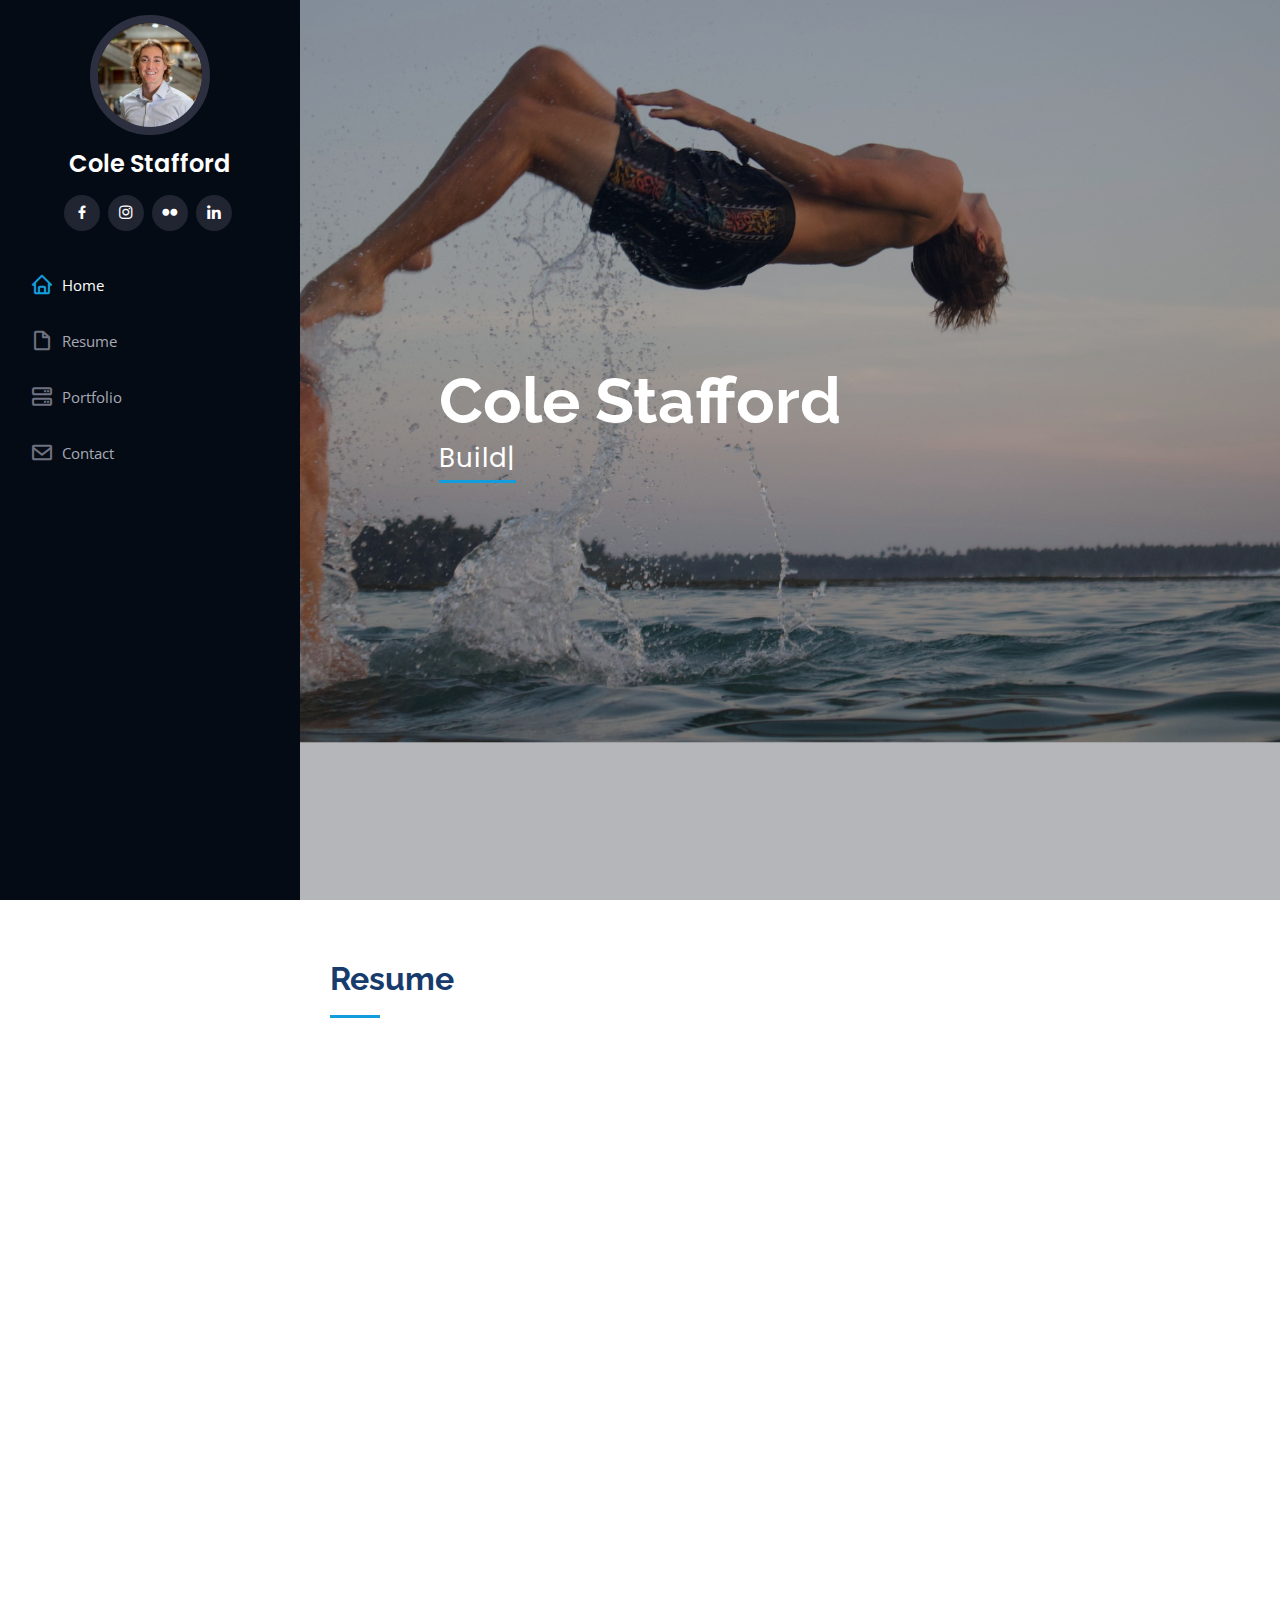
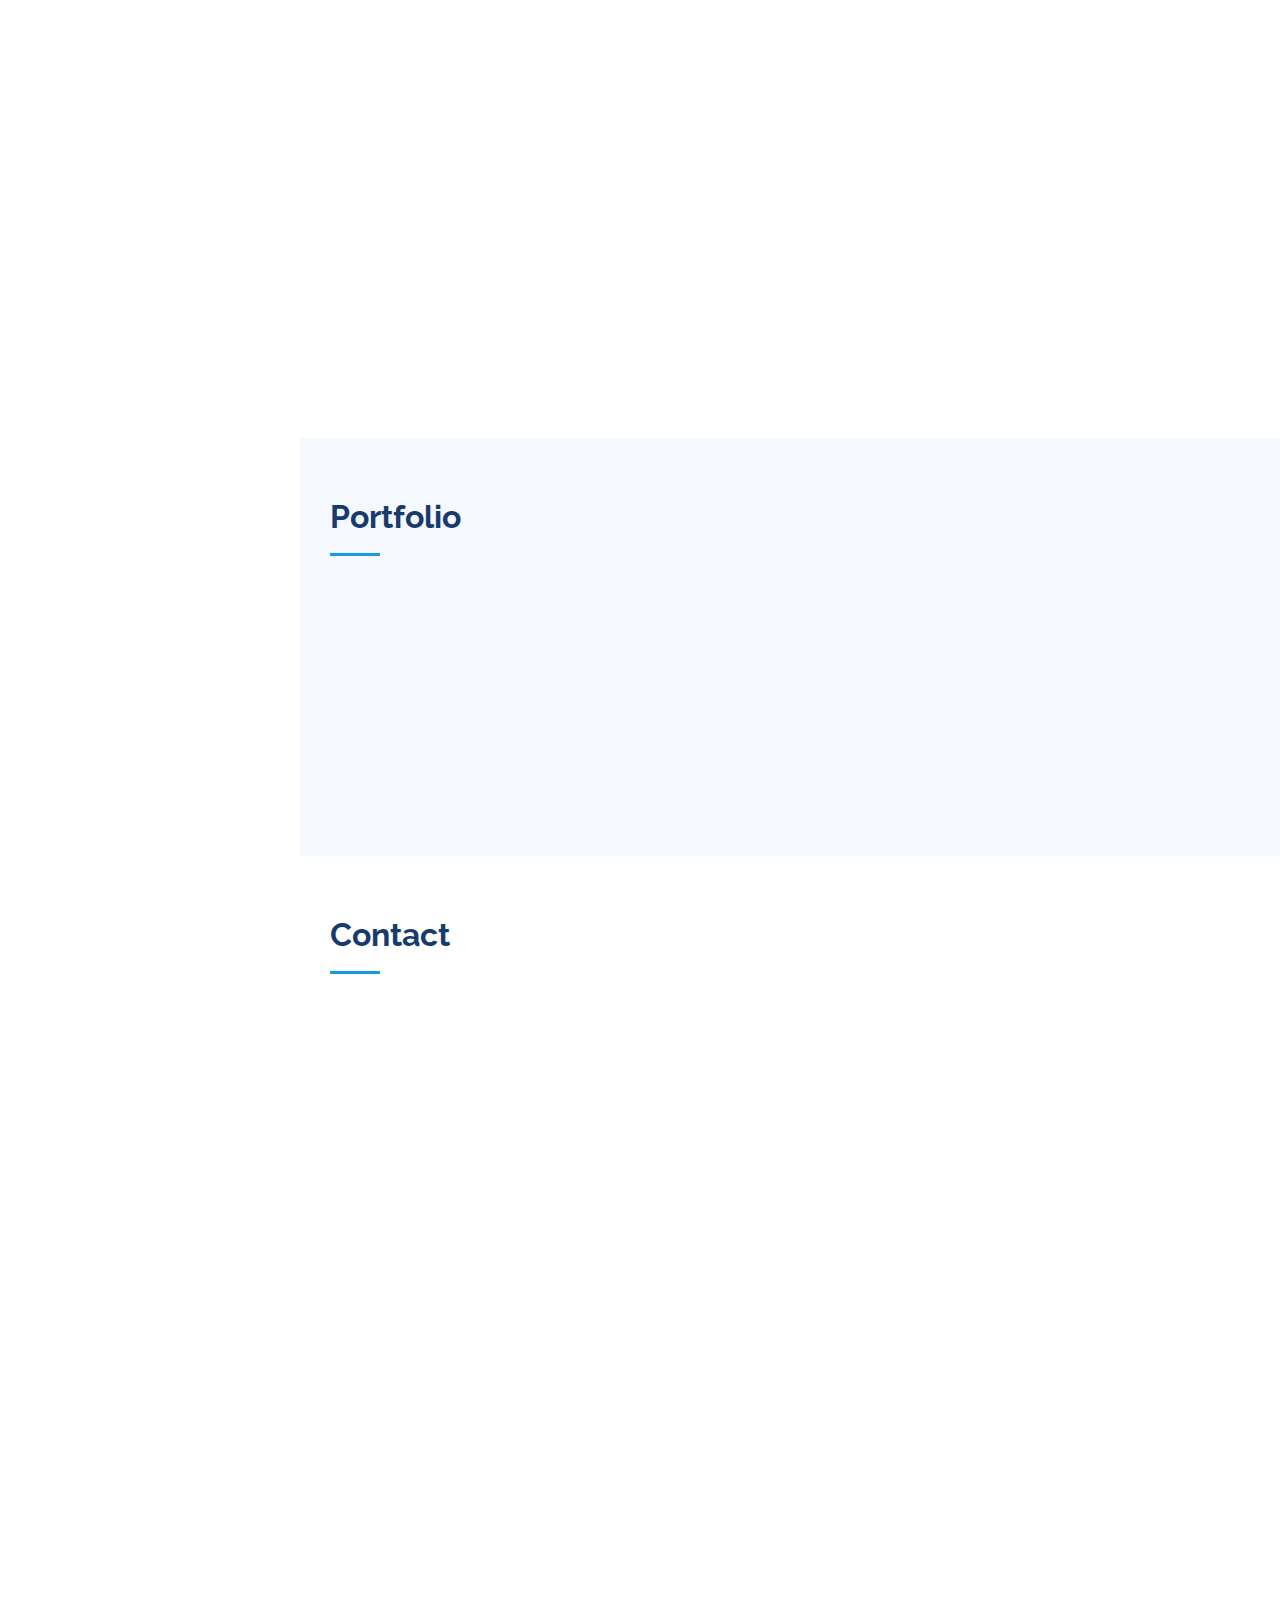
<file: index.html>
<!DOCTYPE html>
<html lang="en">

<head>
  <meta charset="utf-8">
  <meta content="width=device-width, initial-scale=1.0" name="viewport">

  <title>Cole Stafford - Index</title>
  <meta content="" name="description">
  <meta content="" name="keywords">

  <!-- Favicons -->
  <link href="assets/img/favicon.png" rel="icon">
  <link href="assets/img/apple-touch-icon.png" rel="apple-touch-icon">

  <!-- Google Fonts -->
  <link href="https://fonts.googleapis.com/css?family=Open+Sans:300,300i,400,400i,600,600i,700,700i|Raleway:300,300i,400,400i,500,500i,600,600i,700,700i|Poppins:300,300i,400,400i,500,500i,600,600i,700,700i" rel="stylesheet">

  <!-- Vendor CSS Files -->
  <link href="assets/vendor/aos/aos.css" rel="stylesheet">
  <link href="assets/vendor/bootstrap/css/bootstrap.min.css" rel="stylesheet">
  <link href="assets/vendor/bootstrap-icons/bootstrap-icons.css" rel="stylesheet">
  <link href="assets/vendor/boxicons/css/boxicons.min.css" rel="stylesheet">
  <link href="assets/vendor/glightbox/css/glightbox.min.css" rel="stylesheet">
  <link href="assets/vendor/swiper/swiper-bundle.min.css" rel="stylesheet">

  <!-- Template Main CSS File -->
  <link href="assets/css/style.css" rel="stylesheet">

  <!-- =======================================================
  * Template Name: iPortfolio
  * Template URL: https://bootstrapmade.com/iportfolio-bootstrap-portfolio-websites-template/
  * Updated: Mar 17 2024 with Bootstrap v5.3.3
  * Author: BootstrapMade.com
  * License: https://bootstrapmade.com/license/
  ======================================================== -->
</head>

<body>

  <!-- ======= Mobile nav toggle button ======= -->
  <i class="bi bi-list mobile-nav-toggle d-xl-none"></i>

  <!-- ======= Header ======= -->
  <header id="header">
    <div class="d-flex flex-column">

      <div class="profile">
        <img src="/assets/img/ColeHeadshot2.png" alt="" class="img-fluid rounded-circle">
        <h1 class="text-light"><a href="index.html">Cole Stafford</a></h1>
        <div class="social-links mt-3 text-center">
          <!-- <a href="#" class="twitter"><i class="bx bxl-twitter"></i></a> -->
          <a href="https://www.facebook.com/cole.stafford.56" class="facebook"><i class="bx bxl-facebook"></i></a>
          <a href="https://www.instagram.com/cole.stafford/?hl=en" class="instagram"><i class="bx bxl-instagram"></i></a>
          <a href="https://www.flickr.com/photos/199848519@N07/" class="google-plus"><i class="bx bxl-flickr"></i></a>
          <a href="https://www.linkedin.com/in/cole-stafford/" class="linkedin"><i class="bx bxl-linkedin"></i></a>
        </div>
      </div> 

      <nav id="navbar" class="nav-menu navbar">
        <ul>
          <li><a href="#hero" class="nav-link scrollto active"><i class="bx bx-home"></i> <span>Home</span></a></li>
          <!-- <li><a href="#about" class="nav-link scrollto"><i class="bx bx-user"></i> <span>About</span></a></li> -->
          <li><a href="#resume" class="nav-link scrollto"><i class="bx bx-file-blank"></i> <span>Resume</span></a></li>
          <!-- <li><a href="#portfolio" class="nav-link scrollto"><i class="bx bx-book-content"></i> <span>Core Skills</span></a></li> -->
          <li><a href="#portfolio2" class="nav-link scrollto"><i class="bx bx-server"></i> <span>Portfolio</span></a></li>
          <li><a href="#contact" class="nav-link scrollto"><i class="bx bx-envelope"></i> <span>Contact</span></a></li>
        </ul>
      </nav><!-- .nav-menu -->
    </div>
  </header><!-- End Header -->

  <!-- ======= Hero Section ======= -->
  <section id="hero" class="d-flex flex-column justify-content-center align-items-center">
    <div class="hero-container" data-aos="fade-in">
      <h1>Cole Stafford</h1>
      <p><span class="typed" data-typed-items="Building Specialist, Operations Manager, LEED AP BD+C, Web Developer, Entrepreneur"></span></p>
    </div>
  </section><!-- End Hero -->

  <main id="main">

    <!-- ======= About Section ======= -->
    <!-- <section id="about" class="about">
      <div class="container">

        <div class="section-title">
          <h2>About</h2>
          <p>Magnam dolores commodi suscipit. Necessitatibus eius consequatur ex aliquid fuga eum quidem. Sit sint consectetur velit. Quisquam quos quisquam cupiditate. Et nemo qui impedit suscipit alias ea. Quia fugiat sit in iste officiis commodi quidem hic quas.</p>
        </div>

        <div class="row">
          <div class="col-lg-4" data-aos="fade-right">
            <img src="assets/img/profile-img.jpg" class="img-fluid" alt="">
          </div>
          <div class="col-lg-8 pt-4 pt-lg-0 content" data-aos="fade-left">
            <h3>UI/UX Designer &amp; Web Developer.</h3>
            <p class="fst-italic">
              Lorem ipsum dolor sit amet, consectetur adipiscing elit, sed do eiusmod tempor incididunt ut labore et dolore
              magna aliqua.
            </p>
            <div class="row">
              <div class="col-lg-6">
                <ul>
                  <li><i class="bi bi-chevron-right"></i> <strong>Birthday:</strong> <span>1 May 1995</span></li>
                  <li><i class="bi bi-chevron-right"></i> <strong>Website:</strong> <span>www.example.com</span></li>
                  <li><i class="bi bi-chevron-right"></i> <strong>Phone:</strong> <span>+123 456 7890</span></li>
                  <li><i class="bi bi-chevron-right"></i> <strong>City:</strong> <span>New York, USA</span></li>
                </ul>
              </div>
              <div class="col-lg-6">
                <ul>
                  <li><i class="bi bi-chevron-right"></i> <strong>Age:</strong> <span>30</span></li>
                  <li><i class="bi bi-chevron-right"></i> <strong>Degree:</strong> <span>Master</span></li>
                  <li><i class="bi bi-chevron-right"></i> <strong>PhEmailone:</strong> <span>email@example.com</span></li>
                  <li><i class="bi bi-chevron-right"></i> <strong>Freelance:</strong> <span>Available</span></li>
                </ul>
              </div>
            </div> -->
            <!-- <p>
              Officiis eligendi itaque labore et dolorum mollitia officiis optio vero. Quisquam sunt adipisci omnis et ut. Nulla accusantium dolor incidunt officia tempore. Et eius omnis.
              Cupiditate ut dicta maxime officiis quidem quia. Sed et consectetur qui quia repellendus itaque neque. Aliquid amet quidem ut quaerat cupiditate. Ab et eum qui repellendus omnis culpa magni laudantium dolores.
            </p> -->
          </div>
        </div>

      </div>
    </section><!-- End About Section -->

    <!-- ======= Resume Section ======= -->
    <section id="resume" class="resume">
      <div class="container">

        <div class="section-title">
          <h2>Resume</h2>
          <!-- <p>Magnam dolores commodi suscipit. Necessitatibus eius consequatur ex aliquid fuga eum quidem. Sit sint consectetur velit. Quisquam quos quisquam cupiditate. Et nemo qui impedit suscipit alias ea. Quia fugiat sit in iste officiis commodi quidem hic quas.</p>
        </div> -->

        <div class="row">
          <div class="col-lg-6" data-aos="fade-up">
            <h3 class="resume-title">Summary</h3>
            <div class="resume-item pb-0">
              <h4>Cole Stafford</h4>
              <p><em>Adaptive and inquisitive Operations Specialist with 3+ years of sustainabile consulting and project management.</em></p>
              <ul>
                <li>Seattle, WA</li>
                <li>(206) 999-5437</li>
                <li>colewstafford@gmail.com</li>
              </ul>
            </div>

            <h3 class="resume-title">Education</h3>
            <div class="resume-item">
              <h4>Bachelor of Science, Real Estate</h4>
              <h5>2018 - 2022</h5>
              <p><em>University of Washington, Seattle, WA</em></p>
              <p>Passion for sustainable development with a minor in Construction Management</p>
            </div>
            <!-- <div class="resume-item">
              <h4>Bachelor of Fine Arts &amp; Graphic Design</h4>
              <h5>2010 - 2014</h5>
              <p><em>Rochester Institute of Technology, Rochester, NY</em></p>
              <p>Quia nobis sequi est occaecati aut. Repudiandae et iusto quae reiciendis et quis Eius vel ratione eius unde vitae rerum voluptates asperiores voluptatem Earum molestiae consequatur neque etlon sader mart dila</p>
            </div> -->

            <h3 class="resume-title">Licences and Certificates</h3>
            <div class="resume-item">
              <h4>LEED Accredited Professional, Building Design + Construction</h4>
              <p><em>Green Business Certification Inc.</em></p>
            </div>
              <div class="resume-item">
              <h4>Google Data Analytics Professional</h4>
              <p><em>Coursera</em></p>
            </div>
            <div class="resume-item">
            <h4>Procore Certified, Engineer</h4>
            <p><em>Procore</em></p>
            </div>
            <div class="resume-item">
              <h4>Retail Real Estate Certificate</h4>
              <p><em>International Council for Shopping Centers</em></p>
              </div>

            <h3 class="resume-title">Volunteering</h3>
            <div class="resume-item">
              <h4>English Teacher</h4>
              <p><em>Ndulu English Project - Nias Island, Indonesia</em></p>
            </div>
              <div class="resume-item">
              <h4>Hydrology Team, UW Resiliency Tunnel</h4>
              <p><em>University of Washington - Seattle, WA</em></p>
            </div>
              <div class="resume-item">
                <h4>Volunteer, Kayak Cleanups</h4>
                <p><em>Pudget Soundkeeper - Seattle, WA</em></p>
              </div>
              <div class="resume-item">
                <h4>Volunteer</h4>
                <p><em>King County Library System - Woodinville, WA</em></p>
              
            </div>
            
            <h3 class="resume-title">Student Competitions</h3>
            <div class="resume-item">
              <h4>CoreNet Global Academic Challenge</h4>
              <p><em>Finalist, 2022</em></p>
            </div>
              <div class="resume-item">
              <h4>Associated Schools of Construction Reno, Sustainability Team Captain</h4>
              <p><em>Finalist, 2021</em></p>
            </div>
              <div class="resume-item">
                <h4>Associated Schools of Construction Reno, Sustainability Team</h4>
                <p><em>Finalist, 2020</em></p>
       
              
            </div>
            
          </div>
          <div class="col-lg-6" data-aos="fade-up" data-aos-delay="100">
            <h3 class="resume-title">Professional Experience</h3>
            <div class="resume-item">
              <h4>General Manager</h4> 
              <h5>March 2024 - Current</h5>
              <p><em>Urban Surf - Seattle, WA</em></p>
              <ul>
                <li>Offer expert advice on technical outdoor equipment tailored to client interests, capabilities and budget while earning 15% of the companies sales and top salesman for 2024</li>
                <li>Spearhead an extensive website redesign by integrating custom CSS features, evaluating user data and implementing SEO strategies to enhance visibility and improve customer engagement</li>
                <li>Manage inventory of over 2,000 products using Shopify performance tools and vendor B2B sites</li>
                <li>Aid in designing and updating ecommerce site with seasonal promotions, package deals and current trends</li>
              </ul>
            </div>
            <div class="resume-item">
              <h4>LEED Certification Associate</h4>
              <h5>Nov 2022 - Sep 2023</h5>
              <p><em>US Green Building Council - Seattle, WA </em></p>
              <ul>
                <li>Supported operations for LEED certification programs through technical process development, integration, optimization, and data management utilizing Microsoft Power Automate, Microsoft BI and Excel Macros</li>
                <li>Liaised for external LEED review teams and internal departments to provide technical and
                  process-related support using Salesforce, LEED Online and JIRA</li>
                <li>Ensured exceptional customer support by providing timely responses with a positive and professional
                  attitude, encouraging client calls for expedited reviews or complex issues</li>
                <li>Served as the primary point-of-contact for all LEED Neighborhood Development projects, requiring expertise in program requirements and exceptional organization for key project stakeholders</li>
                <li>Researched and tested automation based solutions to be implemented across the Certification
                  Department, utilizing Microsoft Power Automate, Microsoft BI and Excel Macros</li>
                <li>Received technical LEED Reviewer training on General and Energy related credits, including energy
                  audits, waste diversion verification and water systems indoor lighting takeoffs</li>
              </ul>
            </div>
            <div class="resume-item">
              <h4>Sales Associate</h4> 
              <h5>Dec 2021 - Nov 2022</h5>
              <p><em>Urban Surf - Seattle, WA</em></p>
              <ul>
                <li>Provided hands-on customer support in a retail setting while learning 2,300+ in store products</li>
                <li>Organized monthly events with local, green partners to promote and support environmentally friendly products, practices and organizations to foster community engagement and environmental awareness</li>
                <li>Designed targeted social media advertisements based on site user data collected by Google Analytics</li>
              </ul>
            </div>
            <div class="resume-item">
              <h4>Associate Project Manager</h4>
              <h5>May 2021 - Sep 2021</h5>
              <p><em>Molbak's Garden and Home - Woodinville, WA </em></p>
              <ul>
                <li>Developed a 12 month phased construction schedule for a multi use LEED Gold redevelopment project</li>
                <li>Collaborated with Green Futures Lab and Bill and Melinda Gates Investments on sustainable design
                  options and synergies with potential sustainability programs like Fitwell, Salmon Safe and BREEAM</li>
                <li>Performed feasibility studies and due diligence research for secondary office relocation, consulting with
                  local zoning offices and real estate agent</li>
              </ul>
            </div>
            <div class="resume-item">
              <h4>Project Engineer, Intern</h4>
              <h5>May 2020 - Oct 2020</h5>
              <p><em>Howard S. Wright - Seattle, WA</em></p>
              <ul>
                <li>Supported the implementation of green strategies and technologies on a $2.5 billion LEED Platinum Project</li>
                <li>Organized and procured over 200 documents for LEED Platinum submission, developed comprehensive knowledge of LEED scorecard and credits through cost analysis and logistics research</li>
                <li>Performed quantitative item takeoffs from construction documents of 3 million sf underground garage</li>
                <li>Managed $500,000 of subcontractor logs using Excel and Procore</li>
              </ul>
            </div>
          </div>
        </div>

      </div>
    </section><!-- End Resume Section -->

    <!-- ======= Portfolio Section ======= -->
    <!-- <section id="portfolio" class="portfolio section-bg">
      <div class="container">

        <div class="section-title">
          <h2>Core Skills</h2> -->
          <!-- <p>Magnam dolores commodi suscipit. Necessitatibus eius consequatur ex aliquid fuga eum quidem. Sit sint consectetur velit. Quisquam quos quisquam cupiditate. Et nemo qui impedit suscipit alias ea. Quia fugiat sit in iste officiis commodi quidem hic quas.</p>
        </div> -->
<!-- 
        <div class="row" data-aos="fade-up">
          <div class="col-lg-12 d-flex justify-content-center">
            <ul id="portfolio-flters">
              <li data-filter="*" class="filter-active">All</li>
              <li data-filter=".filter-PM">Project Management</li>
              <li data-filter=".filter-web">Data & Design</li>
              <li data-filter=".filter-retail">Retail</li>
              <li data-filter=".filter-CRM">CRM</li>

            </ul>
          </div>
        </div>

        <div class="row portfolio-container" data-aos="fade-up" data-aos-delay="100">

          <div class="col-lg-4 col-md-6 portfolio-item filter-CRM">
            <div class="portfolio-wrap">
              <img src="assets/img/portfolio/salesforce-logo.png" class="img-fluid" alt="">
              <div class="portfolio-links">
                <a href="assets/img/portfolio/salesforce-logo.png" data-gallery="portfolioGallery" class="portfolio-lightbox" title="CRM 1"><i class="bx bx-plus"></i></a>
                <a href="portfolio-details.html" title="More Details"><i class="bx bx-link"></i></a>
              </div>
            </div>
          </div>

          <div class="col-lg-4 col-md-6 portfolio-item filter-web">
            <div class="portfolio-wrap">
              <img src="assets/img/portfolio/Power-Automate-22.webp" class="img-fluid" alt="">
              <div class="portfolio-links">
                <a href="assets/img/portfolio/Power-Automate-22.webp" data-gallery="portfolioGallery" class="portfolio-lightbox" title="web 3"><i class="bx bx-plus"></i></a>
                <a href="portfolio-details.html" title="More Details"><i class="bx bx-link"></i></a>
              </div>
            </div>
          </div>

          <div class="col-lg-4 col-md-6 portfolio-item filter-web">
            <div class="portfolio-wrap">
              <img src="assets/img/portfolio/RStudio-Logo-Flat.png" class="img-fluid" alt="">
              <div class="portfolio-links">
                <a href="assets/img/portfolio/RStudio-Logo-Flat.png" data-gallery="portfolioGallery" class="portfolio-lightbox" title="web 2"><i class="bx bx-plus"></i></a>
                <a href="portfolio-details.html" title="More Details"><i class="bx bx-link"></i></a>
              </div>
            </div>
          </div>

          <div class="col-lg-4 col-md-6 portfolio-item filter-retail">
            <div class="portfolio-wrap">
              <img src="assets/img/portfolio/Shopify-Logo.wine.png" class="img-fluid" alt="">
              <div class="portfolio-links">
                <a href="assets/img/portfolio/Shopify-Logo.wine.png" data-gallery="portfolioGallery" class="portfolio-lightbox" title="Retail 2"><i class="bx bx-plus"></i></a>
                <a href="portfolio-details.html" title="More Details"><i class="bx bx-link"></i></a>
              </div>
            </div>
          </div>

          <div class="col-lg-4 col-md-6 portfolio-item filter-web">
            <div class="portfolio-wrap">
              <img src="assets/img/portfolio/640px-Tableau_Logo.png" class="img-fluid" alt="">
              <div class="portfolio-links">
                <a href="assets/img/portfolio/640px-Tableau_Logo.png" data-gallery="portfolioGallery" class="portfolio-lightbox" title="Web 2"><i class="bx bx-plus"></i></a>
                <a href="portfolio-details.html" title="More Details"><i class="bx bx-link"></i></a>
              </div>
            </div>
          </div>

          <div class="col-lg-4 col-md-6 portfolio-item filter-web">
            <div class="portfolio-wrap">
              <img src="assets/img/portfolio/Canva-Logo-PNG.png" class="img-fluid" alt="">
              <div class="portfolio-links">
                <a href="assets/img/portfolio/Canva-Logo-PNG.png" data-gallery="portfolioGallery" class="portfolio-lightbox" title="App 3"><i class="bx bx-plus"></i></a>
                <a href="portfolio-details.html" title="More Details"><i class="bx bx-link"></i></a>
              </div>
            </div>
          </div>

          <div class="col-lg-4 col-md-6 portfolio-item filter-web">
            <div class="portfolio-wrap">
              <img src="assets/img/portfolio/bigquery.png" class="img-fluid" alt="">
              <div class="portfolio-links">
                <a href="assets/img/portfolio/bigquery.png" data-gallery="portfolioGallery" class="portfolio-lightbox" title="Card 1"><i class="bx bx-plus"></i></a>
                <a href="portfolio-details.html" title="More Details"><i class="bx bx-link"></i></a>
              </div>
            </div>
          </div>

          <div class="col-lg-4 col-md-6 portfolio-item filter-retail">
            <div class="portfolio-wrap">
              <img src="assets/img/portfolio/flybook.jpeg" class="img-fluid" alt="">
              <div class="portfolio-links">
                <a href="assets/img/portfolio/flybook.jpeg" data-gallery="portfolioGallery" class="portfolio-lightbox" title="Card 3"><i class="bx bx-plus"></i></a>
                <a href="portfolio-details.html" title="More Details"><i class="bx bx-link"></i></a>
              </div>
            </div>
          </div>

          <div class="col-lg-4 col-md-6 portfolio-item filter-PM">
            <div class="portfolio-wrap">
              <img src="assets/img/portfolio/MSOffice.png" class="img-fluid" alt="">
              <div class="portfolio-links">
                <a href="assets/img/portfolio/MSOffice.png" data-gallery="portfolioGallery" class="portfolio-lightbox" title="Web 3"><i class="bx bx-plus"></i></a>
                <a href="portfolio-details.html" title="More Details"><i class="bx bx-link"></i></a>
              </div>
            </div>
          </div>
          
          <div class="col-lg-4 col-md-6 portfolio-item filter-retail">
            <div class="portfolio-wrap">
              <img src="assets/img/portfolio/mailchimp.png" class="img-fluid" alt="">
              <div class="portfolio-links">
                <a href="assets/img/portfolio/mailchimp.png" data-gallery="portfolioGallery" class="portfolio-lightbox" title="Card 3"><i class="bx bx-plus"></i></a>
                <a href="portfolio-details.html" title="More Details"><i class="bx bx-link"></i></a>
              </div>
            </div>
          </div>
          
          <div class="col-lg-4 col-md-6 portfolio-item filter-PM, filter-CRM">
            <div class="portfolio-wrap">
              <img src="assets/img/portfolio/atlassian-jira-logo-large.png" class="img-fluid" alt="">
              <div class="portfolio-links">
                <a href="assets/img/portfolio/atlassian-jira-logo-large.png" data-gallery="portfolioGallery" class="portfolio-lightbox" title="Card 3"><i class="bx bx-plus"></i></a>
                <a href="portfolio-details.html" title="More Details"><i class="bx bx-link"></i></a>
              </div>
            </div>
          </div>

          <div class="col-lg-4 col-md-6 portfolio-item filter-web">
            <div class="portfolio-wrap">
              <img src="assets/img/portfolio/GitHub-logo.png" class="img-fluid" alt="">
              <div class="portfolio-links">
                <a href="assets/img/portfolio/GitHub-logo.png" data-gallery="portfolioGallery" class="portfolio-lightbox" title="Card 3"><i class="bx bx-plus"></i></a>
                <a href="portfolio-details.html" title="More Details"><i class="bx bx-link"></i></a>
              </div>
            </div>
          </div>

          <div class="col-lg-4 col-md-6 portfolio-item filter-web">
            <div class="portfolio-wrap">
              <img src="assets/img/portfolio/vs-code-logo-removebg-preview.png" class="img-fluid" alt="">
              <div class="portfolio-links">
                <a href="assets/img/portfolio/vs-code-logo-removebg-preview.png" data-gallery="portfolioGallery" class="portfolio-lightbox" title="Card 3"><i class="bx bx-plus"></i></a>
                <a href="portfolio-details.html" title="More Details"><i class="bx bx-link"></i></a>
              </div>
            </div>
          </div>
          
          <div class="col-lg-4 col-md-6 portfolio-item filter-PM">
            <div class="portfolio-wrap">
              <img src="assets/img/portfolio/MS-Project-Logo.png" class="img-fluid" alt="">
              <div class="portfolio-links">
                <a href="assets/img/portfolio/MS-Project-Logo.png" data-gallery="portfolioGallery" class="portfolio-lightbox" title="Card 3"><i class="bx bx-plus"></i></a>
                <a href="portfolio-details.html" title="More Details"><i class="bx bx-link"></i></a>
              </div>
            </div>
          </div>

          <div class="col-lg-4 col-md-6 portfolio-item filter-PM">
            <div class="portfolio-wrap">
              <img src="assets/img/portfolio/Procore_Logo_FC_Black_RGB.png" class="img-fluid" alt="">
              <div class="portfolio-links">
                <a href="assets/img/portfolio/Procore_Logo_FC_Black_RGB.png" data-gallery="portfolioGallery" class="portfolio-lightbox" title="Card 3"><i class="bx bx-plus"></i></a>
                <a href="portfolio-details.html" title="More Details"><i class="bx bx-link"></i></a>
              </div>
            </div>
          </div>

          <div class="col-lg-4 col-md-6 portfolio-item filter-PM">
            <div class="portfolio-wrap">
              <img src="assets/img/portfolio/Dropbox-Logo.png" class="img-fluid" alt="">
              <div class="portfolio-links">
                <a href="assets/img/portfolio/Dropbox-Logo.png" data-gallery="portfolioGallery" class="portfolio-lightbox" title="Card 3"><i class="bx bx-plus"></i></a>
                <a href="portfolio-details.html" title="More Details"><i class="bx bx-link"></i></a>
              </div>
            </div>
          </div>

          <div class="col-lg-4 col-md-6 portfolio-item filter-PM">
            <div class="portfolio-wrap">
              <img src="assets/img/portfolio/Miro-Logo.png" class="img-fluid" alt="">
              <div class="portfolio-links">
                <a href="assets/img/portfolio/Miro-Logo.png" data-gallery="portfolioGallery" class="portfolio-lightbox" title="Card 3"><i class="bx bx-plus"></i></a>
                <a href="portfolio-details.html" title="More Details"><i class="bx bx-link"></i></a>
              </div>
            </div>
          </div>

          <div class="col-lg-4 col-md-6 portfolio-item filter-retail">
            <div class="portfolio-wrap">
              <img src="assets/img/portfolio/google_ads_logo_icon_169088.png" class="img-fluid" alt="">
              <div class="portfolio-links">
                <a href="assets/img/portfolio/google_ads_logo_icon_169088.png" data-gallery="portfolioGallery" class="portfolio-lightbox" title="Card 3"><i class="bx bx-plus"></i></a>
                <a href="portfolio-details.html" title="More Details"><i class="bx bx-link"></i></a>
              </div>
            </div>
          </div>


          <div class="col-lg-4 col-md-6 portfolio-item filter-web">
            <div class="portfolio-wrap">
              <img src="assets/img/portfolio/Logo_Google_Analytics.svg-1.png" class="img-fluid" alt="">
              <div class="portfolio-links">
                <a href="assets/img/portfolio/Logo_Google_Analytics.svg-1.png" data-gallery="portfolioGallery" class="portfolio-lightbox" title="Card 3"><i class="bx bx-plus"></i></a>
                <a href="portfolio-details.html" title="More Details"><i class="bx bx-link"></i></a>
              </div>
            </div>
          </div>
        
          <div class="col-lg-4 col-md-6 portfolio-item filter-web">
            <div class="portfolio-wrap">
              <img src="assets/img/portfolio/WordPress-logotype-alternative.png" class="img-fluid" alt="">
              <div class="portfolio-links">
                <a href="assets/img/portfolio/WordPress-logotype-alternative.png" data-gallery="portfolioGallery" class="portfolio-lightbox" title="Card 3"><i class="bx bx-plus"></i></a>
                <a href="portfolio-details.html" title="More Details"><i class="bx bx-link"></i></a>
              </div>
            </div>
          </div>

          <div class="col-lg-4 col-md-6 portfolio-item filter-web">
            <div class="portfolio-wrap">
              <img src="assets/img/portfolio/qgis-logo.png" class="img-fluid" alt="">
              <div class="portfolio-links">
                <a href="assets/img/portfolio/qgis-logo.png" data-gallery="portfolioGallery" class="portfolio-lightbox" title="Card 3"><i class="bx bx-plus"></i></a>
                <a href="portfolio-details.html" title="More Details"><i class="bx bx-link"></i></a>
              </div>
            </div>
          </div>

          <div class="col-lg-4 col-md-6 portfolio-item filter-PM">
            <div class="portfolio-wrap">
              <img src="assets/img/portfolio/Monday-Com-Logo.png" class="img-fluid" alt="">
              <div class="portfolio-links">
                <a href="assets/img/portfolio/Monday-Com-Logo.png" data-gallery="portfolioGallery" class="portfolio-lightbox" title="Card 3"><i class="bx bx-plus"></i></a>
                <a href="portfolio-details.html" title="More Details"><i class="bx bx-link"></i></a>
              </div>
            </div>
          </div>

          <div class="col-lg-4 col-md-6 portfolio-item filter-PM">
            <div class="portfolio-wrap">
              <img src="assets/img/portfolio/Smartsheet-logo.png" class="img-fluid" alt="">
              <div class="portfolio-links">
                <a href="assets/img/portfolio/Smartsheet-logo.png" data-gallery="portfolioGallery" class="portfolio-lightbox" title="Card 3"><i class="bx bx-plus"></i></a>
                <a href="portfolio-details.html" title="More Details"><i class="bx bx-link"></i></a>
              </div>
            </div>
          </div>

          <div class="col-lg-4 col-md-6 portfolio-item filter-retail">
            <div class="portfolio-wrap">
              <img src="assets/img/portfolio/Intuit_QuickBooks_logo.png" class="img-fluid" alt="">
              <div class="portfolio-links">
                <a href="assets/img/portfolio/Intuit_QuickBooks_logo.png" data-gallery="portfolioGallery" class="portfolio-lightbox" title="Card 3"><i class="bx bx-plus"></i></a>
                <a href="portfolio-details.html" title="More Details"><i class="bx bx-link"></i></a>
              </div>
            </div>
          </div> -->
<!-- 

          <div class="col-lg-4 col-md-6 portfolio-item filter-card">
            <div class="portfolio-wrap">
              <img src="assets/img/portfolio/Ndulu.png" class="img-fluid" alt="">
              <div class="portfolio-links">
                <a href="assets/img/portfolio/Ndulu.png" data-gallery="portfolioGallery" class="portfolio-lightbox" title="Card 3"><i class="bx bx-plus"></i></a>
                <a href="https://nduluenglishproject.wordpress.com/" title="More Details"><i class="bx bx-link"></i></a>
              </div>
            </div>
          </div> -->

      </div>
    </section><!-- End Portfolio Section -->
    
    <!-- ======= Facts Section ======= -->
    <!-- <section id="facts" class="facts">
      <div class="container">

        <div class="section-title">
          <h2>Facts</h2>
          <p>Magnam dolores commodi suscipit. Necessitatibus eius consequatur ex aliquid fuga eum quidem. Sit sint consectetur velit. Quisquam quos quisquam cupiditate. Et nemo qui impedit suscipit alias ea. Quia fugiat sit in iste officiis commodi quidem hic quas.</p>
        </div>

        <div class="row no-gutters">

          <div class="col-lg-3 col-md-6 d-md-flex align-items-md-stretch" data-aos="fade-up">
            <div class="count-box">
              <i class="bi bi-emoji-smile"></i>
              <span data-purecounter-start="0" data-purecounter-end="232" data-purecounter-duration="1" class="purecounter"></span>
              <p><strong>Happy Clients</strong> consequuntur quae</p>
            </div>
          </div>

          <div class="col-lg-3 col-md-6 d-md-flex align-items-md-stretch" data-aos="fade-up" data-aos-delay="100">
            <div class="count-box">
              <i class="bi bi-journal-richtext"></i>
              <span data-purecounter-start="0" data-purecounter-end="521" data-purecounter-duration="1" class="purecounter"></span>
              <p><strong>Projects</strong> adipisci atque cum quia aut</p>
            </div>
          </div>

          <div class="col-lg-3 col-md-6 d-md-flex align-items-md-stretch" data-aos="fade-up" data-aos-delay="200">
            <div class="count-box">
              <i class="bi bi-headset"></i>
              <span data-purecounter-start="0" data-purecounter-end="1453" data-purecounter-duration="1" class="purecounter"></span>
              <p><strong>Hours Of Support</strong> aut commodi quaerat</p>
            </div>
          </div>

          <div class="col-lg-3 col-md-6 d-md-flex align-items-md-stretch" data-aos="fade-up" data-aos-delay="300">
            <div class="count-box">
              <i class="bi bi-people"></i>
              <span data-purecounter-start="0" data-purecounter-end="32" data-purecounter-duration="1" class="purecounter"></span>
              <p><strong>Hard Workers</strong> rerum asperiores dolor</p>
            </div>
          </div>

        </div>

      </div>
    </section>End Facts Section -->

    <!-- ======= Skills Section ======= -->
    <!-- <section id="skills" class="skills section-bg">
      <div class="container">

        <div class="section-title">
          <h2>Skills</h2> -->
          <!-- <p>Magnam dolores commodi suscipit. Necessitatibus eius consequatur ex aliquid fuga eum quidem. Sit sint consectetur velit. Quisquam quos quisquam cupiditate. Et nemo qui impedit suscipit alias ea. Quia fugiat sit in iste officiis commodi quidem hic quas.</p>
        </div> -->

        <!-- <div class="row skills-content">

          <div class="col-lg-6" data-aos="fade-up">

            <div class="progress">
              <span class="skill">Communications <i class="val">100%</i></span>
              <div class="progress-bar-wrap">
                <div class="progress-bar" role="progressbar" aria-valuenow="100" aria-valuemin="0" aria-valuemax="100"></div>
              </div>
            </div>

            <div class="progress">
              <span class="skill">Techincal Thinking <i class="val">90%</i></span>
              <div class="progress-bar-wrap">
                <div class="progress-bar" role="progressbar" aria-valuenow="90" aria-valuemin="0" aria-valuemax="100"></div>
              </div>
            </div>

            <div class="progress">
              <span class="skill">Customer Relations <i class="val">75%</i></span>
              <div class="progress-bar-wrap">
                <div class="progress-bar" role="progressbar" aria-valuenow="75" aria-valuemin="0" aria-valuemax="100"></div>
              </div>
            </div>

          </div>

          <div class="col-lg-6" data-aos="fade-up" data-aos-delay="100">

            <div class="progress">
              <span class="skill">PHP <i class="val">80%</i></span>
              <div class="progress-bar-wrap">
                <div class="progress-bar" role="progressbar" aria-valuenow="80" aria-valuemin="0" aria-valuemax="100"></div>
              </div>
            </div>

            <div class="progress">
              <span class="skill">WordPress/CMS <i class="val">90%</i></span>
              <div class="progress-bar-wrap">
                <div class="progress-bar" role="progressbar" aria-valuenow="90" aria-valuemin="0" aria-valuemax="100"></div>
              </div>
            </div>

            <div class="progress">
              <span class="skill">Photoshop <i class="val">55%</i></span>
              <div class="progress-bar-wrap">
                <div class="progress-bar" role="progressbar" aria-valuenow="55" aria-valuemin="0" aria-valuemax="100"></div>
              </div>
            </div>

          </div>

        </div>

      </div>
    </section>End Skills Section -->

    <!-- ======= Portfolio Section ======= -->
    <section id="portfolio2" class="portfolio section-bg">
      <div class="container">

        <div class="section-title">
          <h2>Portfolio</h2>
          <!-- <p>Magnam dolores commodi suscipit. Necessitatibus eius consequatur ex aliquid fuga eum quidem. Sit sint consectetur velit. Quisquam quos quisquam cupiditate. Et nemo qui impedit suscipit alias ea. Quia fugiat sit in iste officiis commodi quidem hic quas.</p>
        </div> -->

        <!-- <div class="row" data-aos="fade-up">
          <div class="col-lg-12 d-flex justify-content-center">
            <ul id="portfolio-flters">
              <li data-filter="*" class="filter-active">All</li>
              <li data-filter=".filter-site">Websites</li>
              <li data-filter=".filter-process">Process Mapping</li>
              <li data-filter=".filter-DV">Data Vizualization</li>
            </ul>
          </div>
        </div> -->
        
        <div class="row portfolio-container" data-aos="fade-up" data-aos-delay="100">

          <div class="col-lg-4 col-md-6 portfolio-item filter-site">
            <div class="portfolio-wrap">
              <img src="assets/img/portfolio/NduluEnglish.png" class="img-fluid" alt="">
              <div class="portfolio-links">
                <a href="assets/img/portfolio/NduluEnglish.png" data-gallery="portfolioGallery" class="portfolio-lightbox" title="CRM 1"><i class="bx bx-plus"></i></a>
                <a href="nduluenglishproject.html" title="More Details"><i class="bx bx-link"></i></a>
              </div>
            </div>
          </div>

          <div class="row portfolio-container" data-aos="fade-up" data-aos-delay="100">

            <div class="col-lg-4 col-md-6 portfolio-item filter-site">
              <div class="portfolio-wrap">
                <img src="assets/img/portfolio/Screenshot 2024-07-08 at 11.20.17 PM.png" class="img-fluid" alt="">
                <div class="portfolio-links">
                  <a href="assets/img/portfolio/Screenshot 2024-07-08 at 11.20.17 PM.png" data-gallery="portfolioGallery" class="portfolio-lightbox" title="CRM 1"><i class="bx bx-plus"></i></a>
                  <a href="https://www.seattleoutdoorservices.com/" title="More Details"><i class="bx bx-link"></i></a>
                </div>
              </div>
            </div>


            <div class="col-lg-4 col-md-6 portfolio-item filter-site">
              <div class="portfolio-wrap">
                <img src="assets/img/portfolio/Screenshot 2024-07-08 at 11.29.26 PM.png" class="img-fluid" alt="">
                <div class="portfolio-links">
                  <a href="assets/img/portfolio/Screenshot 2024-07-08 at 11.29.26 PM.png" data-gallery="portfolioGallery" class="portfolio-lightbox" title="CRM 1"><i class="bx bx-plus"></i></a>
                  <a href="https://urbansurf.com/" title="More Details"><i class="bx bx-link"></i></a>
                </div>
              </div>
            </div>
          <!-- <div class="col-lg-4 col-md-6 icon-box" data-aos="fade-up" data-aos-delay="200">
            <div class="icon"><i class="bi bi-bar-chart"></i></div>
            <h4 class="title"><a href="">Sed ut perspiciatis</a></h4>
            <p class="description">Duis aute irure dolor in reprehenderit in voluptate velit esse cillum dolore eu fugiat nulla pariatur</p>
          </div>
          <div class="col-lg-4 col-md-6 icon-box" data-aos="fade-up" data-aos-delay="300">
            <div class="icon"><i class="bi bi-binoculars"></i></div>
            <h4 class="title"><a href="">Magni Dolores</a></h4>
            <p class="description">Excepteur sint occaecat cupidatat non proident, sunt in culpa qui officia deserunt mollit anim id est laborum</p>
          </div>
          <div class="col-lg-4 col-md-6 icon-box" data-aos="fade-up" data-aos-delay="400">
            <div class="icon"><i class="bi bi-brightness-high"></i></div>
            <h4 class="title"><a href="">Nemo Enim</a></h4>
            <p class="description">At vero eos et accusamus et iusto odio dignissimos ducimus qui blanditiis praesentium voluptatum deleniti atque</p>
          </div>
          <div class="col-lg-4 col-md-6 icon-box" data-aos="fade-up" data-aos-delay="500">
            <div class="icon"><i class="bi bi-calendar4-week"></i></div>
            <h4 class="title"><a href="">Eiusmod Tempor</a></h4>
            <p class="description">Et harum quidem rerum facilis est et expedita distinctio. Nam libero tempore, cum soluta nobis est eligendi</p>
          </div>
        </div> -->

      </div>
    </section><!-- End Services Section -->

    <!-- ======= Testimonials Section ======= -->
    <!-- <section id="testimonials" class="testimonials section-bg">
      <div class="container">

        <div class="section-title">
          <h2>Testimonials</h2>
          <p>Magnam dolores commodi suscipit. Necessitatibus eius consequatur ex aliquid fuga eum quidem. Sit sint consectetur velit. Quisquam quos quisquam cupiditate. Et nemo qui impedit suscipit alias ea. Quia fugiat sit in iste officiis commodi quidem hic quas.</p>
        </div>

        <div class="testimonials-slider swiper" data-aos="fade-up" data-aos-delay="100">
          <div class="swiper-wrapper">

            <div class="swiper-slide">
              <div class="testimonial-item" data-aos="fade-up">
                <p>
                  <i class="bx bxs-quote-alt-left quote-icon-left"></i>
                  Proin iaculis purus consequat sem cure digni ssim donec porttitora entum suscipit rhoncus. Accusantium quam, ultricies eget id, aliquam eget nibh et. Maecen aliquam, risus at semper.
                  <i class="bx bxs-quote-alt-right quote-icon-right"></i>
                </p>
                <img src="assets/img/testimonials/testimonials-1.jpg" class="testimonial-img" alt="">
                <h3>Saul Goodman</h3>
                <h4>Ceo &amp; Founder</h4>
              </div> -->
            </div><!-- End testimonial item -->
<!-- 
            <div class="swiper-slide">
              <div class="testimonial-item" data-aos="fade-up" data-aos-delay="100">
                <p>
                  <i class="bx bxs-quote-alt-left quote-icon-left"></i>
                  Export tempor illum tamen malis malis eram quae irure esse labore quem cillum quid cillum eram malis quorum velit fore eram velit sunt aliqua noster fugiat irure amet legam anim culpa.
                  <i class="bx bxs-quote-alt-right quote-icon-right"></i>
                </p>
                <img src="assets/img/testimonials/testimonials-2.jpg" class="testimonial-img" alt="">
                <h3>Sara Wilsson</h3>
                <h4>Designer</h4>
              </div> -->
            </div><!-- End testimonial item -->
<!-- 
            <div class="swiper-slide">
              <div class="testimonial-item" data-aos="fade-up" data-aos-delay="200">
                <p>
                  <i class="bx bxs-quote-alt-left quote-icon-left"></i>
                  Enim nisi quem export duis labore cillum quae magna enim sint quorum nulla quem veniam duis minim tempor labore quem eram duis noster aute amet eram fore quis sint minim.
                  <i class="bx bxs-quote-alt-right quote-icon-right"></i>
                </p>
                <img src="assets/img/testimonials/testimonials-3.jpg" class="testimonial-img" alt="">
                <h3>Jena Karlis</h3>
                <h4>Store Owner</h4>
              </div> -->
            </div><!-- End testimonial item -->

            <!-- <div class="swiper-slide">
              <div class="testimonial-item" data-aos="fade-up" data-aos-delay="300">
                <p>
                  <i class="bx bxs-quote-alt-left quote-icon-left"></i>
                  Fugiat enim eram quae cillum dolore dolor amet nulla culpa multos export minim fugiat minim velit minim dolor enim duis veniam ipsum anim magna sunt elit fore quem dolore labore illum veniam.
                  <i class="bx bxs-quote-alt-right quote-icon-right"></i>
                </p>
                <img src="assets/img/testimonials/testimonials-4.jpg" class="testimonial-img" alt="">
                <h3>Matt Brandon</h3>
                <h4>Freelancer</h4>
              </div> -->
            </div><!-- End testimonial item -->

            <!-- <div class="swiper-slide">
              <div class="testimonial-item" data-aos="fade-up" data-aos-delay="400">
                <p>
                  <i class="bx bxs-quote-alt-left quote-icon-left"></i>
                  Quis quorum aliqua sint quem legam fore sunt eram irure aliqua veniam tempor noster veniam enim culpa labore duis sunt culpa nulla illum cillum fugiat legam esse veniam culpa fore nisi cillum quid.
                  <i class="bx bxs-quote-alt-right quote-icon-right"></i>
                </p>
                <img src="assets/img/testimonials/testimonials-5.jpg" class="testimonial-img" alt="">
                <h3>John Larson</h3>
                <h4>Entrepreneur</h4>
              </div> -->
            </div><!-- End testimonial item -->
<!-- 
          </div>
          <div class="swiper-pagination"></div>
        </div> -->

      </div>
    </section><!-- End Testimonials Section -->

    <!-- ======= Contact Section ======= -->
    <section id="contact" class="contact">
      <div class="container">

        <div class="section-title">
          <h2>Contact</h2>
          <!-- <p>Magnam dolores commodi suscipit. Necessitatibus eius consequatur ex aliquid fuga eum quidem. Sit sint consectetur velit. Quisquam quos quisquam cupiditate. Et nemo qui impedit suscipit alias ea. Quia fugiat sit in iste officiis commodi quidem hic quas.</p> -->
        </div>

        <div class="row" data-aos="fade-in">

          <div class="col-lg-5 d-flex align-items-stretch">
            <div class="info">
              <div class="address">
                <i class="bi bi-geo-alt"></i>
                <h4>Location:</h4>
                <p>Seattle, WA</p>
              </div>

              <div class="email">
                <i class="bi bi-envelope"></i>
                <h4>Email:</h4>
                <p>colewstafford@gmail.com</p>
              </div>

              <div class="phone">
                <i class="bi bi-phone"></i>
                <h4>Call:</h4>
                <p>+1 206-999-5437</p>
              </div>

              <iframe src="https://www.google.com/maps/embed?pb=!1m18!1m12!1m3!1d172153.72219874032!2d-122.50460257846483!3d47.608596980505325!2m3!1f0!2f0!3f0!3m2!1i1024!2i768!4f13.1!3m3!1m2!1s0x5490102c93e83355%3A0x102565466944d59a!2sSeattle%2C%20WA!5e0!3m2!1sen!2sus!4v1720718293651!5m2!1sen!2sus" frameborder="0" style="border:0; width: 100%; height: 290px;" allowfullscreen></iframe>
            </div> 

          </div>

          <div class="col-lg-7 mt-5 mt-lg-0 d-flex align-items-stretch">
            <form action="forms/contact.php" method="post" role="form" class="php-email-form">
              <div class="row">
                <div class="form-group col-md-6">
                  <label for="name">Your Name</label>
                  <input type="text" name="name" class="form-control" id="name" required>
                </div>
                <div class="form-group col-md-6">
                  <label for="name">Your Email</label>
                  <input type="email" class="form-control" name="email" id="email" required>
                </div>
              </div>
              <div class="form-group">
                <label for="name">Subject</label>
                <input type="text" class="form-control" name="subject" id="subject" required>
              </div>
              <div class="form-group">
                <label for="name">Message</label>
                <textarea class="form-control" name="message" rows="10" required></textarea>
              </div>
              <div class="my-3">
                <div class="loading">Loading</div>
                <div class="error-message"></div>
                <div class="sent-message">Your message has been sent. Thank you!</div>
              </div>
              <div class="text-center"><button type="submit">Send Message</button></div>
            </form>
          </div>

        </div>

      </div>
    </section><!-- End Contact Section -->

  </main><!-- End #main -->

  <!-- ======= Footer ======= -->
  <footer id="footer">
    <div class="container">
    </div>
  </footer><!-- End  Footer -->

  <a href="#" class="back-to-top d-flex align-items-center justify-content-center"><i class="bi bi-arrow-up-short"></i></a>

  <!-- Vendor JS Files -->
  <script src="assets/vendor/purecounter/purecounter_vanilla.js"></script>
  <script src="assets/vendor/aos/aos.js"></script>
  <script src="assets/vendor/bootstrap/js/bootstrap.bundle.min.js"></script>
  <script src="assets/vendor/glightbox/js/glightbox.min.js"></script>
  <script src="assets/vendor/isotope-layout/isotope.pkgd.min.js"></script>
  <script src="assets/vendor/swiper/swiper-bundle.min.js"></script>
  <script src="assets/vendor/typed.js/typed.umd.js"></script>
  <script src="assets/vendor/waypoints/noframework.waypoints.js"></script>
  <script src="assets/vendor/php-email-form/validate.js"></script>

  <!-- Template Main JS File -->
  <script src="assets/js/main.js"></script>

</body>

</html>
</file>
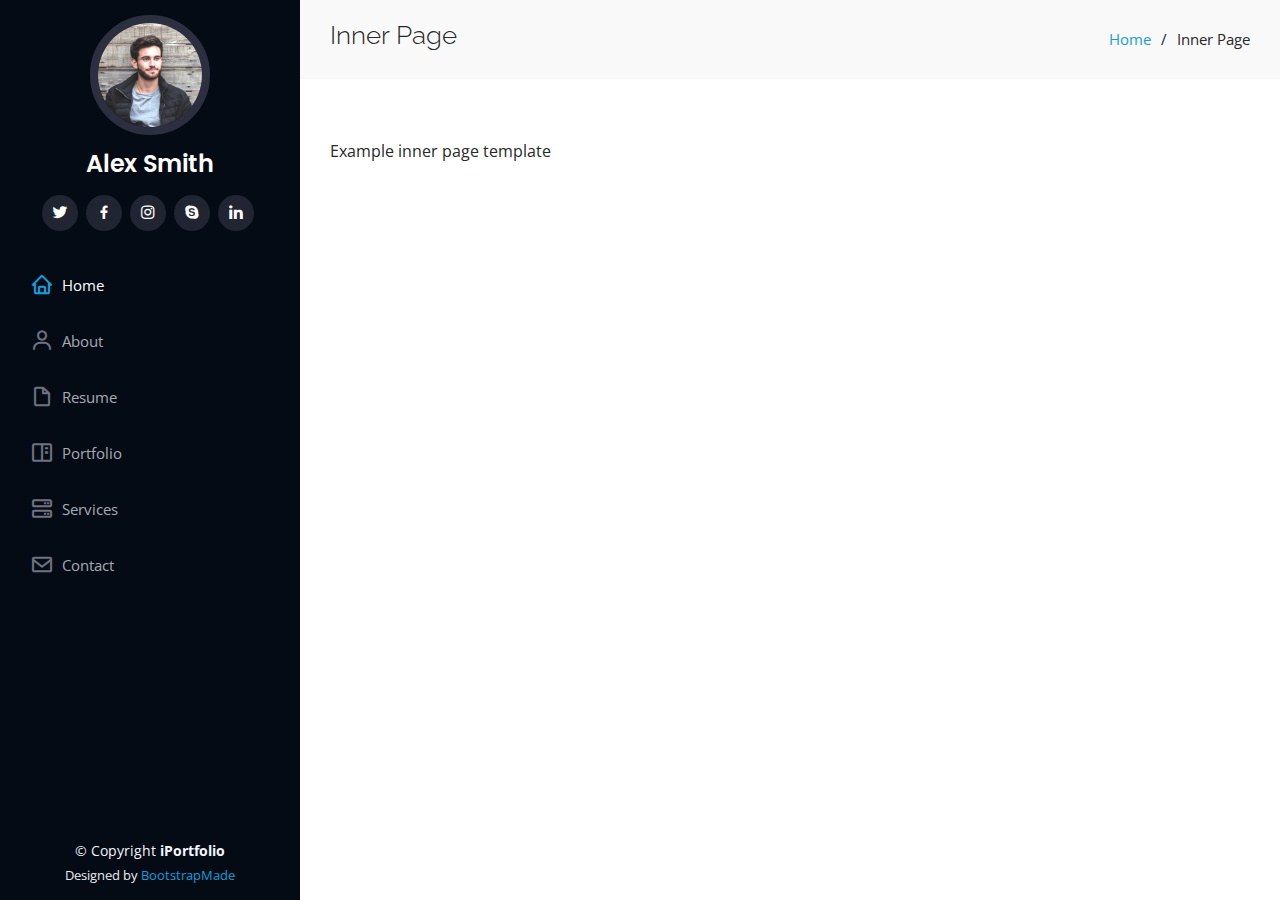
<file: inner-page.html>
<!DOCTYPE html>
<html lang="en">

<head>
  <meta charset="utf-8">
  <meta content="width=device-width, initial-scale=1.0" name="viewport">

  <title>Inner Page - iPortfolio Bootstrap Template</title>
  <meta content="" name="description">
  <meta content="" name="keywords">

  <!-- Favicons -->
  <link href="assets/img/favicon.png" rel="icon">
  <link href="assets/img/apple-touch-icon.png" rel="apple-touch-icon">

  <!-- Google Fonts -->
  <link href="https://fonts.googleapis.com/css?family=Open+Sans:300,300i,400,400i,600,600i,700,700i|Raleway:300,300i,400,400i,500,500i,600,600i,700,700i|Poppins:300,300i,400,400i,500,500i,600,600i,700,700i" rel="stylesheet">

  <!-- Vendor CSS Files -->
  <link href="assets/vendor/aos/aos.css" rel="stylesheet">
  <link href="assets/vendor/bootstrap/css/bootstrap.min.css" rel="stylesheet">
  <link href="assets/vendor/bootstrap-icons/bootstrap-icons.css" rel="stylesheet">
  <link href="assets/vendor/boxicons/css/boxicons.min.css" rel="stylesheet">
  <link href="assets/vendor/glightbox/css/glightbox.min.css" rel="stylesheet">
  <link href="assets/vendor/swiper/swiper-bundle.min.css" rel="stylesheet">

  <!-- Template Main CSS File -->
  <link href="assets/css/style.css" rel="stylesheet">

  <!-- =======================================================
  * Template Name: iPortfolio
  * Template URL: https://bootstrapmade.com/iportfolio-bootstrap-portfolio-websites-template/
  * Updated: Mar 17 2024 with Bootstrap v5.3.3
  * Author: BootstrapMade.com
  * License: https://bootstrapmade.com/license/
  ======================================================== -->
</head>

<body>

  <!-- ======= Mobile nav toggle button ======= -->
  <i class="bi bi-list mobile-nav-toggle d-xl-none"></i>

  <!-- ======= Header ======= -->
  <header id="header">
    <div class="d-flex flex-column">

      <div class="profile">
        <img src="assets/img/profile-img.jpg" alt="" class="img-fluid rounded-circle">
        <h1 class="text-light"><a href="index.html">Alex Smith</a></h1>
        <div class="social-links mt-3 text-center">
          <a href="#" class="twitter"><i class="bx bxl-twitter"></i></a>
          <a href="#" class="facebook"><i class="bx bxl-facebook"></i></a>
          <a href="#" class="instagram"><i class="bx bxl-instagram"></i></a>
          <a href="#" class="google-plus"><i class="bx bxl-skype"></i></a>
          <a href="#" class="linkedin"><i class="bx bxl-linkedin"></i></a>
        </div>
      </div>

      <nav id="navbar" class="nav-menu navbar">
        <ul>
          <li><a href="#hero" class="nav-link scrollto active"><i class="bx bx-home"></i> <span>Home</span></a></li>
          <li><a href="#about" class="nav-link scrollto"><i class="bx bx-user"></i> <span>About</span></a></li>
          <li><a href="#resume" class="nav-link scrollto"><i class="bx bx-file-blank"></i> <span>Resume</span></a></li>
          <li><a href="#portfolio" class="nav-link scrollto"><i class="bx bx-book-content"></i> <span>Portfolio</span></a></li>
          <li><a href="#services" class="nav-link scrollto"><i class="bx bx-server"></i> <span>Services</span></a></li>
          <li><a href="#contact" class="nav-link scrollto"><i class="bx bx-envelope"></i> <span>Contact</span></a></li>
        </ul>
      </nav><!-- .nav-menu -->
    </div>
  </header><!-- End Header -->

  <main id="main">

    <!-- ======= Breadcrumbs ======= -->
    <section class="breadcrumbs">
      <div class="container">

        <div class="d-flex justify-content-between align-items-center">
          <h2>Inner Page</h2>
          <ol>
            <li><a href="index.html">Home</a></li>
            <li>Inner Page</li>
          </ol>
        </div>

      </div>
    </section><!-- End Breadcrumbs -->

    <section class="inner-page">
      <div class="container">
        <p>
          Example inner page template
        </p>
      </div>
    </section>

  </main><!-- End #main -->

  <!-- ======= Footer ======= -->
  <footer id="footer">
    <div class="container">
      <div class="copyright">
        &copy; Copyright <strong><span>iPortfolio</span></strong>
      </div>
      <div class="credits">
        <!-- All the links in the footer should remain intact. -->
        <!-- You can delete the links only if you purchased the pro version. -->
        <!-- Licensing information: https://bootstrapmade.com/license/ -->
        <!-- Purchase the pro version with working PHP/AJAX contact form: https://bootstrapmade.com/iportfolio-bootstrap-portfolio-websites-template/ -->
        Designed by <a href="https://bootstrapmade.com/">BootstrapMade</a>
      </div>
    </div>
  </footer><!-- End  Footer -->

  <a href="#" class="back-to-top d-flex align-items-center justify-content-center"><i class="bi bi-arrow-up-short"></i></a>

  <!-- Vendor JS Files -->
  <script src="assets/vendor/purecounter/purecounter_vanilla.js"></script>
  <script src="assets/vendor/aos/aos.js"></script>
  <script src="assets/vendor/bootstrap/js/bootstrap.bundle.min.js"></script>
  <script src="assets/vendor/glightbox/js/glightbox.min.js"></script>
  <script src="assets/vendor/isotope-layout/isotope.pkgd.min.js"></script>
  <script src="assets/vendor/swiper/swiper-bundle.min.js"></script>
  <script src="assets/vendor/typed.js/typed.umd.js"></script>
  <script src="assets/vendor/waypoints/noframework.waypoints.js"></script>
  <script src="assets/vendor/php-email-form/validate.js"></script>

  <!-- Template Main JS File -->
  <script src="assets/js/main.js"></script>

</body>

</html>
</file>
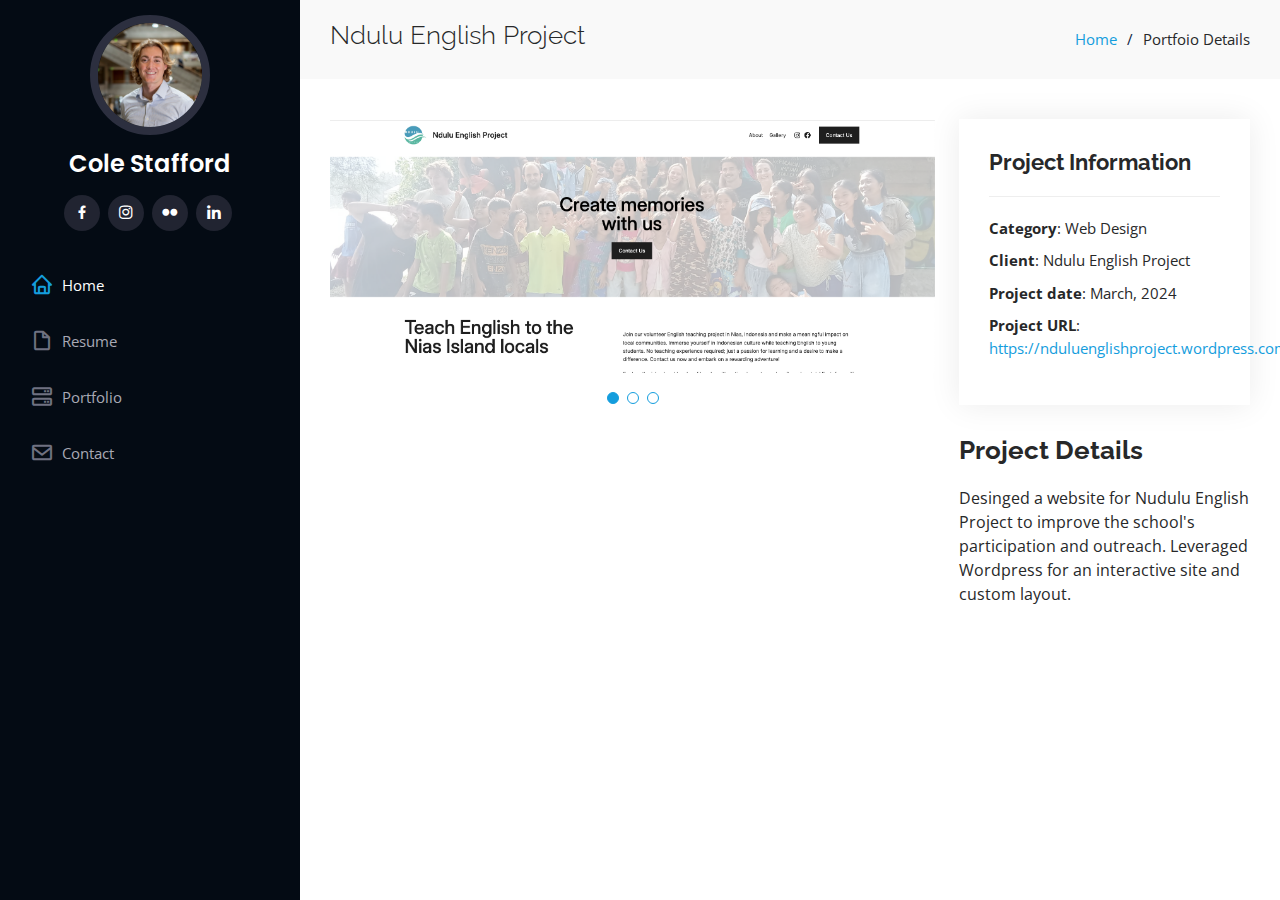
<file: nduluenglishproject.html>
<!DOCTYPE html>
<html lang="en">

<head>
  <meta charset="utf-8">
  <meta content="width=device-width, initial-scale=1.0" name="viewport">

  <title>Ndulu English Project Web Dev</title>
  <meta content="" name="description">
  <meta content="" name="keywords">

  <!-- Favicons -->
  <link href="assets/img/favicon.png" rel="icon">
  <link href="assets/img/apple-touch-icon.png" rel="apple-touch-icon">

  <!-- Google Fonts -->
  <link href="https://fonts.googleapis.com/css?family=Open+Sans:300,300i,400,400i,600,600i,700,700i|Raleway:300,300i,400,400i,500,500i,600,600i,700,700i|Poppins:300,300i,400,400i,500,500i,600,600i,700,700i" rel="stylesheet">

  <!-- Vendor CSS Files -->
  <link href="assets/vendor/aos/aos.css" rel="stylesheet">
  <link href="assets/vendor/bootstrap/css/bootstrap.min.css" rel="stylesheet">
  <link href="assets/vendor/bootstrap-icons/bootstrap-icons.css" rel="stylesheet">
  <link href="assets/vendor/boxicons/css/boxicons.min.css" rel="stylesheet">
  <link href="assets/vendor/glightbox/css/glightbox.min.css" rel="stylesheet">
  <link href="assets/vendor/swiper/swiper-bundle.min.css" rel="stylesheet">

  <!-- Template Main CSS File -->
  <link href="assets/css/style.css" rel="stylesheet">

</head>

<body>

  <!-- ======= Mobile nav toggle button ======= -->
  <i class="bi bi-list mobile-nav-toggle d-xl-none"></i>

  <!-- ======= Header ======= -->
  <header id="header">
    <div class="d-flex flex-column">

      <div class="profile">
        <img src="assets/img/ColeHeadshot2.png" alt="" class="img-fluid rounded-circle">
        <h1 class="text-light"><a href="index.html">Cole Stafford</a></h1>
        <div class="social-links mt-3 text-center">
          <!-- <a href="#" class="twitter"><i class="bx bxl-twitter"></i></a> -->
          <a href="https://www.facebook.com/cole.stafford.56" class="facebook"><i class="bx bxl-facebook"></i></a>
          <a href="https://www.instagram.com/cole.stafford/?hl=en" class="instagram"><i class="bx bxl-instagram"></i></a>
          <a href="https://www.flickr.com/photos/199848519@N07/" class="google-plus"><i class="bx bxl-flickr"></i></a>
          <a href="https://www.linkedin.com/in/cole-stafford/" class="linkedin"><i class="bx bxl-linkedin"></i></a>
        </div>
      </div> 

      <nav id="navbar" class="nav-menu navbar">
        <ul>
            <li><a href="index.html#hero" class="nav-link scrollto active"><i class="bx bx-home"></i> <span>Home</span></a></li>
            <!-- <li><a href="index.html#about" class="nav-link scrollto"><i class="bx bx-user"></i> <span>About</span></a></li> -->
            <li><a href="index.html#resume" class="nav-link scrollto"><i class="bx bx-file-blank"></i> <span>Resume</span></a></li>
            <!-- <li><a href="index.html#portfolio" class="nav-link scrollto"><i class="bx bx-book-content"></i> <span>Core Skills</span></a></li> -->
            <li><a href="index.html#portfolio2" class="nav-link scrollto"><i class="bx bx-server"></i> <span>Portfolio</span></a></li>
            <li><a href="index.html#contact" class="nav-link scrollto"><i class="bx bx-envelope"></i> <span>Contact</span></a></li>
          </ul>
      </nav><!-- .nav-menu -->
    </div>
  </header><!-- End Header -->

  <main id="main">

    <!-- ======= Breadcrumbs ======= -->
    <section id="breadcrumbs" class="breadcrumbs">
      <div class="container">

        <div class="d-flex justify-content-between align-items-center">
          <h2>Ndulu English Project</h2>
          <ol>
            <li><a href="index.html">Home</a></li>
            <li>Portfoio Details</li>
          </ol>
        </div>

      </div>
    </section><!-- End Breadcrumbs -->

    <!-- ======= Portfolio Details Section ======= -->
    <section id="portfolio-details" class="portfolio-details">
      <div class="container">

        <div class="row gy-4">

          <div class="col-lg-8">
            <div class="portfolio-details-slider swiper">
              <div class="swiper-wrapper align-items-center">

                <div class="swiper-slide">
                    <img src="assets/img/Websites/Ndulu/Screenshot 2024-07-11 at 11.46.06 AM.png" alt="">
                  </div>

                <div class="swiper-slide">
                  <img src="assets/img/Websites/Ndulu/Screenshot 2024-07-11 at 11.41.30 AM.png" alt="">
                </div>

                <div class="swiper-slide">
                  <img src="assets/img/Websites/Ndulu/Screenshot 2024-07-11 at 11.43.05 AM.png" alt="">
                </div>


              </div>
              <div class="swiper-pagination"></div>
            </div>
          </div>

          <div class="col-lg-4">
            <div class="portfolio-info">
              <h3>Project Information</h3>
              <ul>
                <li><strong>Category</strong>: Web Design</li>
                <li><strong>Client</strong>: Ndulu English Project</li>
                <li><strong>Project date</strong>: March, 2024</li>
                <li><strong>Project URL</strong>: <a href="#">https://nduluenglishproject.wordpress.com/</a></li>
              </ul>
            </div>
            <div class="portfolio-description">
              <h2>Project Details</h2>
              <p>
                Desinged a website for Nudulu English Project to improve the school's participation and outreach. Leveraged Wordpress for an interactive site and custom layout.
              </p>
            </div>
          </div>

        </div>

      </div>
    </section><!-- End Portfolio Details Section -->

  </main><!-- End #main -->

  <!-- ======= Footer ======= -->
  <footer id="footer">
    <div class="container">

    </div>
  </footer><!-- End  Footer -->

  <a href="#" class="back-to-top d-flex align-items-center justify-content-center"><i class="bi bi-arrow-up-short"></i></a>

  <!-- Vendor JS Files -->
  <script src="assets/vendor/purecounter/purecounter_vanilla.js"></script>
  <script src="assets/vendor/aos/aos.js"></script>
  <script src="assets/vendor/bootstrap/js/bootstrap.bundle.min.js"></script>
  <script src="assets/vendor/glightbox/js/glightbox.min.js"></script>
  <script src="assets/vendor/isotope-layout/isotope.pkgd.min.js"></script>
  <script src="assets/vendor/swiper/swiper-bundle.min.js"></script>
  <script src="assets/vendor/typed.js/typed.umd.js"></script>
  <script src="assets/vendor/waypoints/noframework.waypoints.js"></script>
  <script src="assets/vendor/php-email-form/validate.js"></script>

  <!-- Template Main JS File -->
  <script src="assets/js/main.js"></script>

</body>

</html>
</file>
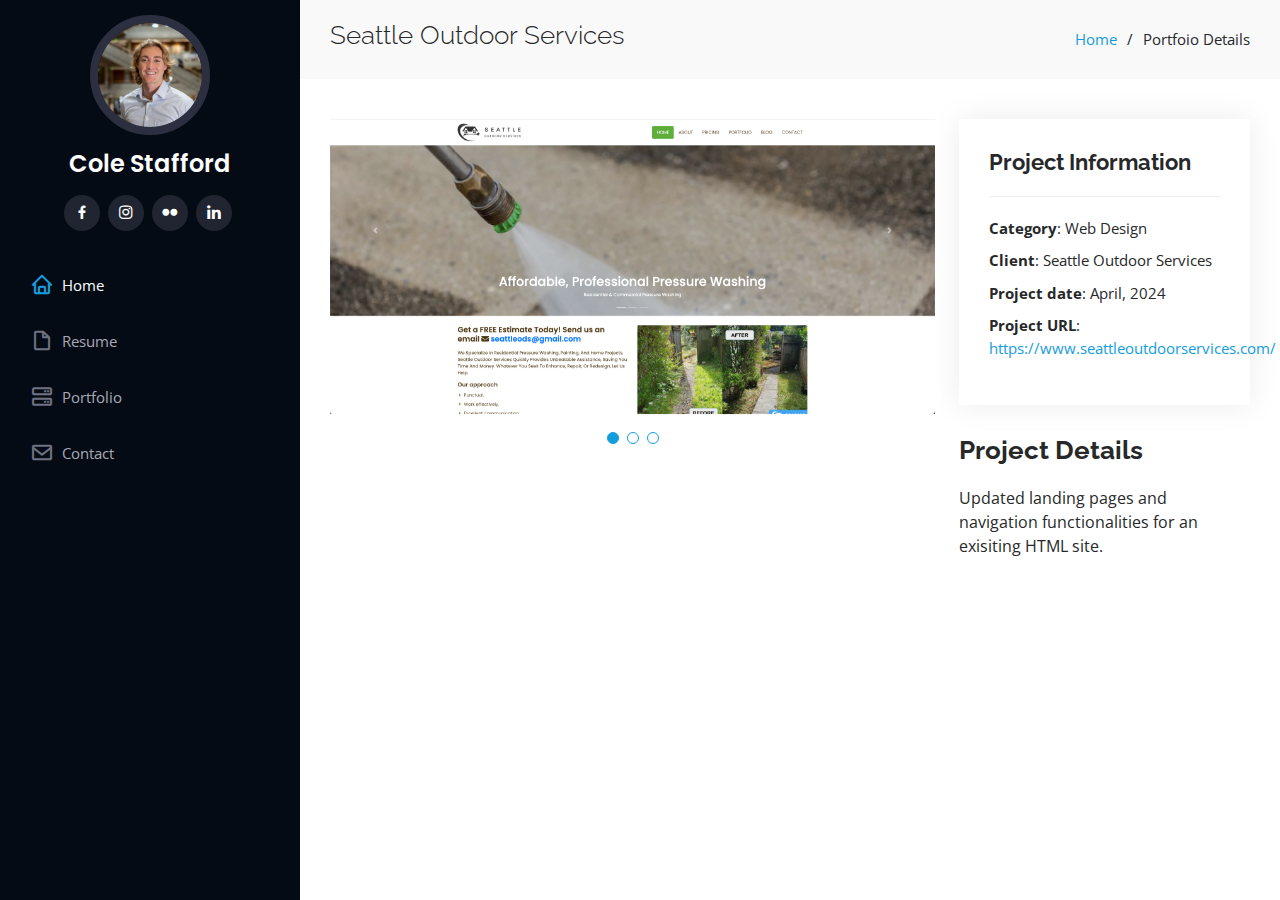
<file: seattleoutdoorservices.html>
<!DOCTYPE html>
<html lang="en">

<head>
  <meta charset="utf-8">
  <meta content="width=device-width, initial-scale=1.0" name="viewport">

  <title>Seattle Outdoor Services Web Dev</title>
  <meta content="" name="description">
  <meta content="" name="keywords">

  <!-- Favicons -->
  <link href="assets/img/favicon.png" rel="icon">
  <link href="assets/img/apple-touch-icon.png" rel="apple-touch-icon">

  <!-- Google Fonts -->
  <link href="https://fonts.googleapis.com/css?family=Open+Sans:300,300i,400,400i,600,600i,700,700i|Raleway:300,300i,400,400i,500,500i,600,600i,700,700i|Poppins:300,300i,400,400i,500,500i,600,600i,700,700i" rel="stylesheet">

  <!-- Vendor CSS Files -->
  <link href="assets/vendor/aos/aos.css" rel="stylesheet">
  <link href="assets/vendor/bootstrap/css/bootstrap.min.css" rel="stylesheet">
  <link href="assets/vendor/bootstrap-icons/bootstrap-icons.css" rel="stylesheet">
  <link href="assets/vendor/boxicons/css/boxicons.min.css" rel="stylesheet">
  <link href="assets/vendor/glightbox/css/glightbox.min.css" rel="stylesheet">
  <link href="assets/vendor/swiper/swiper-bundle.min.css" rel="stylesheet">

  <!-- Template Main CSS File -->
  <link href="assets/css/style.css" rel="stylesheet">

</head>

<body>

  <!-- ======= Mobile nav toggle button ======= -->
  <i class="bi bi-list mobile-nav-toggle d-xl-none"></i>

  <!-- ======= Header ======= -->
  <header id="header">
    <div class="d-flex flex-column">

      <div class="profile">
        <img src="assets/img/ColeHeadshot2.png" alt="" class="img-fluid rounded-circle">
        <h1 class="text-light"><a href="index.html">Cole Stafford</a></h1>
        <div class="social-links mt-3 text-center">
          <!-- <a href="#" class="twitter"><i class="bx bxl-twitter"></i></a> -->
          <a href="https://www.facebook.com/cole.stafford.56" class="facebook"><i class="bx bxl-facebook"></i></a>
          <a href="https://www.instagram.com/cole.stafford/?hl=en" class="instagram"><i class="bx bxl-instagram"></i></a>
          <a href="https://www.flickr.com/photos/199848519@N07/" class="google-plus"><i class="bx bxl-flickr"></i></a>
          <a href="https://www.linkedin.com/in/cole-stafford/" class="linkedin"><i class="bx bxl-linkedin"></i></a>
        </div>
      </div> 

      <nav id="navbar" class="nav-menu navbar">
        <ul>
          <li><a href="index.html#hero" class="nav-link scrollto active"><i class="bx bx-home"></i> <span>Home</span></a></li>
          <!-- <li><a href="index.html#about" class="nav-link scrollto"><i class="bx bx-user"></i> <span>About</span></a></li> -->
          <li><a href="index.html#resume" class="nav-link scrollto"><i class="bx bx-file-blank"></i> <span>Resume</span></a></li>
          <!-- <li><a href="index.html#portfolio" class="nav-link scrollto"><i class="bx bx-book-content"></i> <span>Core Skills</span></a></li> -->
          <li><a href="index.html#portfolio2" class="nav-link scrollto"><i class="bx bx-server"></i> <span>Portfolio</span></a></li>
          <li><a href="index.html#contact" class="nav-link scrollto"><i class="bx bx-envelope"></i> <span>Contact</span></a></li>          </ul>
      </nav><!-- .nav-menu -->
    </div>
  </header><!-- End Header -->

  <main id="main">

    <!-- ======= Breadcrumbs ======= -->
    <section id="breadcrumbs" class="breadcrumbs">
      <div class="container">

        <div class="d-flex justify-content-between align-items-center">
          <h2>Seattle Outdoor Services</h2>
          <ol>
            <li><a href="index.html">Home</a></li>
            <li>Portfoio Details</li>
          </ol>
        </div>

      </div>
    </section><!-- End Breadcrumbs -->

    <!-- ======= Portfolio Details Section ======= -->
    <section id="portfolio-details" class="portfolio-details">
      <div class="container">

        <div class="row gy-4">

          <div class="col-lg-8">
            <div class="portfolio-details-slider swiper">
              <div class="swiper-wrapper align-items-center">

                <div class="swiper-slide">
                    <img src="assets/img/Websites/SOS/Screenshot 2024-07-11 at 5.03.11 PM.png" alt="">
                  </div>

                <div class="swiper-slide">
                  <img src="assets/img/Websites/SOS/Screenshot 2024-07-11 at 11.58.14 AM.png" alt="">
                </div>

                <div class="swiper-slide">
                  <img src="assets/img/Websites/SOS/Screenshot 2024-07-11 at 5.03.58 PM.png" alt="">
                </div>


              </div>
              <div class="swiper-pagination"></div>
            </div>
          </div>

          <div class="col-lg-4">
            <div class="portfolio-info">
              <h3>Project Information</h3>
              <ul>
                <li><strong>Category</strong>: Web Design</li>
                <li><strong>Client</strong>: Seattle Outdoor Services</li>
                <li><strong>Project date</strong>: April, 2024</li>
                <li><strong>Project URL</strong>: <a href="#">https://www.seattleoutdoorservices.com/</a></li>
              </ul>
            </div>
            <div class="portfolio-description">
              <h2>Project Details</h2>
              <p>
                Updated landing pages and navigation functionalities for an exisiting HTML site. 
              </p>
            </div>
          </div>

        </div>

      </div>
    </section><!-- End Portfolio Details Section -->

  </main><!-- End #main -->

  <!-- ======= Footer ======= -->
  <footer id="footer">
    <div class="container">

    </div>
  </footer><!-- End  Footer -->

  <a href="#" class="back-to-top d-flex align-items-center justify-content-center"><i class="bi bi-arrow-up-short"></i></a>

  <!-- Vendor JS Files -->
  <script src="assets/vendor/purecounter/purecounter_vanilla.js"></script>
  <script src="assets/vendor/aos/aos.js"></script>
  <script src="assets/vendor/bootstrap/js/bootstrap.bundle.min.js"></script>
  <script src="assets/vendor/glightbox/js/glightbox.min.js"></script>
  <script src="assets/vendor/isotope-layout/isotope.pkgd.min.js"></script>
  <script src="assets/vendor/swiper/swiper-bundle.min.js"></script>
  <script src="assets/vendor/typed.js/typed.umd.js"></script>
  <script src="assets/vendor/waypoints/noframework.waypoints.js"></script>
  <script src="assets/vendor/php-email-form/validate.js"></script>

  <!-- Template Main JS File -->
  <script src="assets/js/main.js"></script>

</body>

</html>
</file>
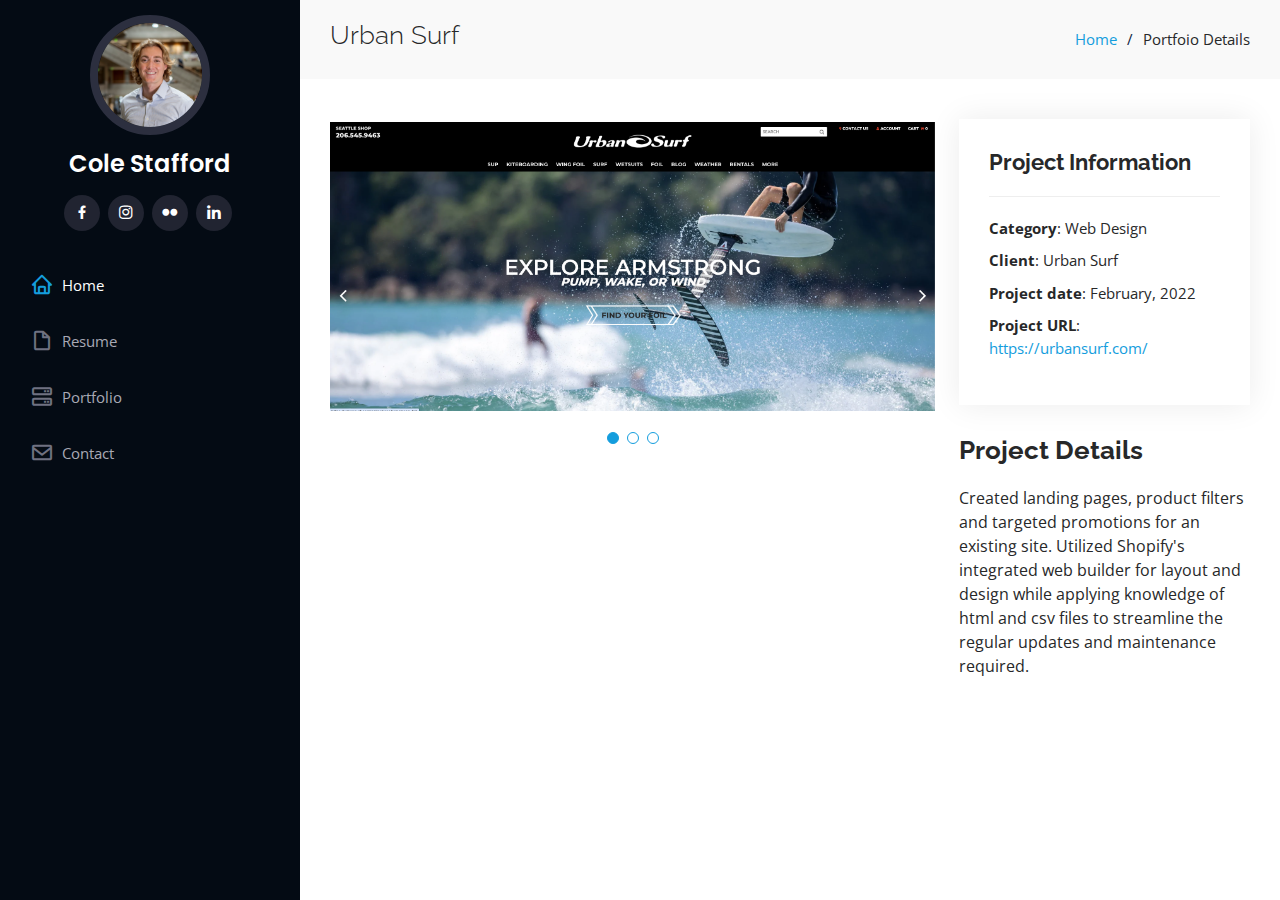
<file: urbansurf.html>
<!DOCTYPE html>
<html lang="en">

<head>
  <meta charset="utf-8">
  <meta content="width=device-width, initial-scale=1.0" name="viewport">

  <title>Urban Surf Web Dev</title>
  <meta content="" name="description">
  <meta content="" name="keywords">

  <!-- Favicons -->
  <link href="assets/img/favicon.png" rel="icon">
  <link href="assets/img/apple-touch-icon.png" rel="apple-touch-icon">

  <!-- Google Fonts -->
  <link href="https://fonts.googleapis.com/css?family=Open+Sans:300,300i,400,400i,600,600i,700,700i|Raleway:300,300i,400,400i,500,500i,600,600i,700,700i|Poppins:300,300i,400,400i,500,500i,600,600i,700,700i" rel="stylesheet">

  <!-- Vendor CSS Files -->
  <link href="assets/vendor/aos/aos.css" rel="stylesheet">
  <link href="assets/vendor/bootstrap/css/bootstrap.min.css" rel="stylesheet">
  <link href="assets/vendor/bootstrap-icons/bootstrap-icons.css" rel="stylesheet">
  <link href="assets/vendor/boxicons/css/boxicons.min.css" rel="stylesheet">
  <link href="assets/vendor/glightbox/css/glightbox.min.css" rel="stylesheet">
  <link href="assets/vendor/swiper/swiper-bundle.min.css" rel="stylesheet">

  <!-- Template Main CSS File -->
  <link href="assets/css/style.css" rel="stylesheet">

</head>

<body>

  <!-- ======= Mobile nav toggle button ======= -->
  <i class="bi bi-list mobile-nav-toggle d-xl-none"></i>

  <!-- ======= Header ======= -->
  <header id="header">
    <div class="d-flex flex-column">

      <div class="profile">
        <img src="assets/img/ColeHeadshot2.png" alt="" class="img-fluid rounded-circle">
        <h1 class="text-light"><a href="index.html">Cole Stafford</a></h1>
        <div class="social-links mt-3 text-center">
          <!-- <a href="#" class="twitter"><i class="bx bxl-twitter"></i></a> -->
          <a href="https://www.facebook.com/cole.stafford.56" class="facebook"><i class="bx bxl-facebook"></i></a>
          <a href="https://www.instagram.com/cole.stafford/?hl=en" class="instagram"><i class="bx bxl-instagram"></i></a>
          <a href="https://www.flickr.com/photos/199848519@N07/" class="google-plus"><i class="bx bxl-flickr"></i></a>
          <a href="https://www.linkedin.com/in/cole-stafford/" class="linkedin"><i class="bx bxl-linkedin"></i></a>
        </div>
      </div> 

      <nav id="navbar" class="nav-menu navbar">
        <ul>
          <li><a href="index.html#hero" class="nav-link scrollto active"><i class="bx bx-home"></i> <span>Home</span></a></li>
          <!-- <li><a href="index.html#about" class="nav-link scrollto"><i class="bx bx-user"></i> <span>About</span></a></li> -->
          <li><a href="index.html#resume" class="nav-link scrollto"><i class="bx bx-file-blank"></i> <span>Resume</span></a></li>
          <!-- <li><a href="index.html#portfolio" class="nav-link scrollto"><i class="bx bx-book-content"></i> <span>Core Skills</span></a></li> -->
          <li><a href="index.html#portfolio2" class="nav-link scrollto"><i class="bx bx-server"></i> <span>Portfolio</span></a></li>
          <li><a href="index.html#contact" class="nav-link scrollto"><i class="bx bx-envelope"></i> <span>Contact</span></a></li>          </ul>
      </nav><!-- .nav-menu -->
    </div>
  </header><!-- End Header -->

  <main id="main">

    <!-- ======= Breadcrumbs ======= -->
    <section id="breadcrumbs" class="breadcrumbs">
      <div class="container">

        <div class="d-flex justify-content-between align-items-center">
          <h2>Urban Surf</h2>
          <ol>
            <li><a href="index.html">Home</a></li>
            <li>Portfoio Details</li>
          </ol>
        </div>

      </div>
    </section><!-- End Breadcrumbs -->

    <!-- ======= Portfolio Details Section ======= -->
    <section id="portfolio-details" class="portfolio-details">
      <div class="container">

        <div class="row gy-4">

          <div class="col-lg-8">
            <div class="portfolio-details-slider swiper">
              <div class="swiper-wrapper align-items-center">

                <div class="swiper-slide">
                    <img src="assets/img/Websites/Urban Surf/Screenshot 2024-07-11 at 11.50.25 AM.png" alt="">
                  </div>

                <div class="swiper-slide">
                  <img src="assets/img/Websites/Urban Surf/Screenshot 2024-07-11 at 11.51.46 AM.png" alt="">
                </div>

                <div class="swiper-slide">
                  <img src="assets/img/Websites/Urban Surf/Screenshot 2024-07-11 at 11.52.05 AM.png" alt="">
                </div>


              </div>
              <div class="swiper-pagination"></div>
            </div>
          </div>

          <div class="col-lg-4">
            <div class="portfolio-info">
              <h3>Project Information</h3>
              <ul>
                <li><strong>Category</strong>: Web Design</li>
                <li><strong>Client</strong>: Urban Surf</li>
                <li><strong>Project date</strong>: February, 2022</li>
                <li><strong>Project URL</strong>: <a href="#">https://urbansurf.com/</a></li>
              </ul>
            </div>
            <div class="portfolio-description">
              <h2>Project Details</h2>
              <p>
                Created landing pages, product filters and targeted promotions for an existing site. Utilized Shopify's integrated web builder for layout and design while applying knowledge of html and csv files to streamline the regular updates and maintenance required.
              </p>
            </div>
          </div>

        </div>

      </div>
    </section><!-- End Portfolio Details Section -->

  </main><!-- End #main -->

  <!-- ======= Footer ======= -->
  <footer id="footer">
    <div class="container">

    </div>
  </footer><!-- End  Footer -->

  <a href="#" class="back-to-top d-flex align-items-center justify-content-center"><i class="bi bi-arrow-up-short"></i></a>

  <!-- Vendor JS Files -->
  <script src="assets/vendor/purecounter/purecounter_vanilla.js"></script>
  <script src="assets/vendor/aos/aos.js"></script>
  <script src="assets/vendor/bootstrap/js/bootstrap.bundle.min.js"></script>
  <script src="assets/vendor/glightbox/js/glightbox.min.js"></script>
  <script src="assets/vendor/isotope-layout/isotope.pkgd.min.js"></script>
  <script src="assets/vendor/swiper/swiper-bundle.min.js"></script>
  <script src="assets/vendor/typed.js/typed.umd.js"></script>
  <script src="assets/vendor/waypoints/noframework.waypoints.js"></script>
  <script src="assets/vendor/php-email-form/validate.js"></script>

  <!-- Template Main JS File -->
  <script src="assets/js/main.js"></script>

</body>

</html>
</file>
<file: assets/css/style.css>
/**
* Template Name: iPortfolio
* Template URL: https://bootstrapmade.com/iportfolio-bootstrap-portfolio-websites-template/
* Updated: Mar 17 2024 with Bootstrap v5.3.3
* Author: BootstrapMade.com
* License: https://bootstrapmade.com/license/
*/

/*--------------------------------------------------------------
# General
--------------------------------------------------------------*/
body {
  font-family: "Open Sans", sans-serif;
  color: #272829;
}

a {
  color: #149ddd;
  text-decoration: none;
}

a:hover {
  color: #37b3ed;
  text-decoration: none;
}

h1,
h2,
h3,
h4,
h5,
h6 {
  font-family: "Raleway", sans-serif;
}

/*--------------------------------------------------------------
# Back to top button
--------------------------------------------------------------*/
.back-to-top {
  position: fixed;
  visibility: hidden;
  opacity: 0;
  right: 15px;
  bottom: 15px;
  z-index: 996;
  background: #149ddd;
  width: 40px;
  height: 40px;
  border-radius: 50px;
  transition: all 0.4s;
}

.back-to-top i {
  font-size: 28px;
  color: #fff;
  line-height: 0;
}

.back-to-top:hover {
  background: #2eafec;
  color: #fff;
}

.back-to-top.active {
  visibility: visible;
  opacity: 1;
}

/*--------------------------------------------------------------
# Header
--------------------------------------------------------------*/
#header {
  position: fixed;
  top: 0;
  left: 0;
  bottom: 0;
  width: 300px;
  transition: all ease-in-out 0.5s;
  z-index: 9997;
  transition: all 0.5s;
  padding: 0 15px;
  background: #040b14;
  overflow-y: auto;
}

#header .profile img {
  margin: 15px auto;
  display: block;
  width: 120px;
  border: 8px solid #2c2f3f;
}

#header .profile h1 {
  font-size: 24px;
  margin: 0;
  padding: 0;
  font-weight: 600;
  -moz-text-align-last: center;
  text-align-last: center;
  font-family: "Poppins", sans-serif;
}

#header .profile h1 a,
#header .profile h1 a:hover {
  color: #fff;
  text-decoration: none;
}

#header .profile .social-links a {
  font-size: 18px;
  display: inline-block;
  background: #212431;
  color: #fff;
  line-height: 1;
  padding: 8px 0;
  margin-right: 4px;
  border-radius: 50%;
  text-align: center;
  width: 36px;
  height: 36px;
  transition: 0.3s;
}

#header .profile .social-links a:hover {
  background: #149ddd;
  color: #fff;
  text-decoration: none;
}

#main {
  margin-left: 300px;
}

.container,
.container-fluid {
  padding-left: 30px;
  padding-right: 30px;
}

@media (max-width: 1199px) {
  #header {
    left: -300px;
  }

  #main {
    margin-left: 0;
  }

  .container,
  .container-fluid {
    padding-left: 12px;
    padding-right: 12px;
  }
}

/*--------------------------------------------------------------
# Navigation Menu
--------------------------------------------------------------*/
/* Desktop Navigation */
.nav-menu {
  padding: 30px 0 0 0;
}

.nav-menu * {
  margin: 0;
  padding: 0;
  list-style: none;
}

.nav-menu>ul>li {
  position: relative;
  white-space: nowrap;
}

.nav-menu a,
.nav-menu a:focus {
  display: flex;
  align-items: center;
  color: #a8a9b4;
  padding: 12px 15px;
  margin-bottom: 8px;
  transition: 0.3s;
  font-size: 15px;
}

.nav-menu a i,
.nav-menu a:focus i {
  font-size: 24px;
  padding-right: 8px;
  color: #6f7180;
}

.nav-menu a:hover,
.nav-menu .active,
.nav-menu .active:focus,
.nav-menu li:hover>a {
  text-decoration: none;
  color: #fff;
}

.nav-menu a:hover i,
.nav-menu .active i,
.nav-menu .active:focus i,
.nav-menu li:hover>a i {
  color: #149ddd;
}

/* Mobile Navigation */
.mobile-nav-toggle {
  position: fixed;
  right: 15px;
  top: 15px;
  z-index: 9998;
  border: 0;
  font-size: 24px;
  transition: all 0.4s;
  outline: none !important;
  background-color: #149ddd;
  color: #fff;
  width: 40px;
  height: 40px;
  display: inline-flex;
  align-items: center;
  justify-content: center;
  line-height: 0;
  border-radius: 50px;
  cursor: pointer;
}

.mobile-nav-active {
  overflow: hidden;
}

.mobile-nav-active #header {
  left: 0;
}

/*--------------------------------------------------------------
# Hero Section
--------------------------------------------------------------*/
#hero {
  width: 100%;
  height: 100vh;
  background: url("../img/ColeHero4.png") top center;
  background-size: cover;
}

#hero:before {
  content: "";
  background: rgba(5, 13, 24, 0.3);
  position: absolute;
  bottom: 0;
  top: 0;
  left: 0;
  right: 0;
  z-index: 1;
}

#hero .hero-container {
  position: relative;
  z-index: 2;
  min-width: 300px;
}

#hero h1 {
  margin: 0 0 10px 0;
  font-size: 64px;
  font-weight: 700;
  line-height: 56px;
  color: #fff;
}

#hero p {
  color: #fff;
  margin-bottom: 50px;
  font-size: 26px;
  font-family: "Poppins", sans-serif;
}

#hero p span {
  color: #fff;
  padding-bottom: 4px;
  letter-spacing: 1px;
  border-bottom: 3px solid #149ddd;
}

@media (min-width: 1024px) {
  #hero {
    background-attachment: fixed;
  }
}

@media (max-width: 768px) {
  #hero h1 {
    font-size: 28px;
    line-height: 36px;
  }

  #hero h2 {
    font-size: 18px;
    line-height: 24px;
    margin-bottom: 30px;
  }
}

/*--------------------------------------------------------------
# Sections General
--------------------------------------------------------------*/
section {
  padding: 60px 0;
  overflow: hidden;
}

.section-bg {
  background: #f5f8fd;
}

.section-title {
  padding-bottom: 30px;
}

.section-title h2 {
  font-size: 32px;
  font-weight: bold;
  margin-bottom: 20px;
  padding-bottom: 20px;
  position: relative;
  color: #173b6c;
}

.section-title h2::after {
  content: "";
  position: absolute;
  display: block;
  width: 50px;
  height: 3px;
  background: #149ddd;
  bottom: 0;
  left: 0;
}

.section-title p {
  margin-bottom: 0;
}

/*--------------------------------------------------------------
# About
--------------------------------------------------------------*/
.about .content h3 {
  font-weight: 700;
  font-size: 26px;
  color: #173b6c;
}

.about .content ul {
  list-style: none;
  padding: 0;
}

.about .content ul li {
  margin-bottom: 20px;
  display: flex;
  align-items: center;
}

.about .content ul strong {
  margin-right: 10px;
}

.about .content ul i {
  font-size: 16px;
  margin-right: 5px;
  color: #149ddd;
  line-height: 0;
}

.about .content p:last-child {
  margin-bottom: 0;
}

/*--------------------------------------------------------------
# Facts
--------------------------------------------------------------*/
.facts {
  padding-bottom: 30px;
}

.facts .count-box {
  padding: 30px;
  width: 100%;
}

.facts .count-box i {
  display: block;
  font-size: 44px;
  color: #149ddd;
  float: left;
  line-height: 0;
}

.facts .count-box span {
  font-size: 48px;
  line-height: 40px;
  display: block;
  font-weight: 700;
  color: #050d18;
  margin-left: 60px;
}

.facts .count-box p {
  padding: 15px 0 0 0;
  margin: 0 0 0 60px;
  font-family: "Raleway", sans-serif;
  font-size: 14px;
  color: #122f57;
}

.facts .count-box a {
  font-weight: 600;
  display: block;
  margin-top: 20px;
  color: #122f57;
  font-size: 15px;
  font-family: "Poppins", sans-serif;
  transition: ease-in-out 0.3s;
}

.facts .count-box a:hover {
  color: #1f5297;
}

/*--------------------------------------------------------------
# Akills
--------------------------------------------------------------*/
.skills .progress {
  height: 60px;
  display: block;
  background: none;
  border-radius: 0;
}

.skills .progress .skill {
  padding: 0;
  margin: 0 0 6px 0;
  text-transform: uppercase;
  display: block;
  font-weight: 600;
  font-family: "Poppins", sans-serif;
  color: #050d18;
}

.skills .progress .skill .val {
  float: right;
  font-style: normal;
}

.skills .progress-bar-wrap {
  background: #dce8f8;
  height: 10px;
}

.skills .progress-bar {
  width: 1px;
  height: 10px;
  transition: 0.9s;
  background-color: #149ddd;
}

/*--------------------------------------------------------------
# Resume
--------------------------------------------------------------*/
.resume .resume-title {
  font-size: 26px;
  font-weight: 700;
  margin-top: 20px;
  margin-bottom: 20px;
  color: #050d18;
}

.resume .resume-item {
  padding: 0 0 20px 20px;
  margin-top: -2px;
  border-left: 2px solid #1f5297;
  position: relative;
}

.resume .resume-item h4 {
  line-height: 18px;
  font-size: 18px;
  font-weight: 600;
  text-transform: uppercase;
  font-family: "Poppins", sans-serif;
  color: #050d18;
  margin-bottom: 10px;
}

.resume .resume-item h5 {
  font-size: 16px;
  background: #e4edf9;
  padding: 5px 15px;
  display: inline-block;
  font-weight: 600;
  margin-bottom: 10px;
}

.resume .resume-item ul {
  padding-left: 20px;
}

.resume .resume-item ul li {
  padding-bottom: 10px;
}

.resume .resume-item:last-child {
  padding-bottom: 0;
}

.resume .resume-item::before {
  content: "";
  position: absolute;
  width: 16px;
  height: 16px;
  border-radius: 50px;
  left: -9px;
  top: 0;
  background: #fff;
  border: 2px solid #1f5297;
}

/*--------------------------------------------------------------
# Portfolio
--------------------------------------------------------------*/
.portfolio .portfolio-item {
  margin-bottom: 30px;
}

.portfolio #portfolio-flters {
  padding: 0;
  margin: 0 auto 35px auto;
  list-style: none;
  text-align: center;
  background: #fff;
  border-radius: 50px;
  padding: 2px 15px;
}

.portfolio #portfolio-flters li {
  cursor: pointer;
  display: inline-block;
  padding: 10px 15px 8px 15px;
  font-size: 14px;
  font-weight: 600;
  line-height: 1;
  text-transform: uppercase;
  color: #272829;
  margin-bottom: 5px;
  transition: all 0.3s ease-in-out;
}

.portfolio #portfolio-flters li:hover,
.portfolio #portfolio-flters li.filter-active {
  color: #149ddd;
}

.portfolio #portfolio-flters li:last-child {
  margin-right: 0;
}

.portfolio .portfolio-wrap {
  transition: 0.3s;
  position: relative;
  overflow: hidden;
  z-index: 1;
}

.portfolio .portfolio-wrap::before {
  content: "";
  background: rgba(255, 255, 255, 0.5);
  position: absolute;
  left: 0;
  right: 0;
  top: 0;
  bottom: 0;
  transition: all ease-in-out 0.3s;
  z-index: 2;
  opacity: 0;
}

.portfolio .portfolio-wrap .portfolio-links {
  opacity: 1;
  left: 0;
  right: 0;
  bottom: -60px;
  z-index: 3;
  position: absolute;
  transition: all ease-in-out 0.3s;
  display: flex;
  justify-content: center;
}

.portfolio .portfolio-wrap .portfolio-links a {
  color: #fff;
  font-size: 28px;
  text-align: center;
  background: rgba(20, 157, 221, 0.75);
  transition: 0.3s;
  width: 50%;
}

.portfolio .portfolio-wrap .portfolio-links a:hover {
  background: rgba(20, 157, 221, 0.95);
}

.portfolio .portfolio-wrap .portfolio-links a+a {
  border-left: 1px solid #37b3ed;
}

.portfolio .portfolio-wrap:hover::before {
  top: 0;
  left: 0;
  right: 0;
  bottom: 0;
  opacity: 1;
}

.portfolio .portfolio-wrap:hover .portfolio-links {
  opacity: 1;
  bottom: 0;
}

/*--------------------------------------------------------------
# Portfolio Details
--------------------------------------------------------------*/
.portfolio-details {
  padding-top: 40px;
}

.portfolio-details .portfolio-details-slider img {
  width: 100%;
}

.portfolio-details .portfolio-details-slider .swiper-pagination {
  margin-top: 20px;
  position: relative;
}

.portfolio-details .portfolio-details-slider .swiper-pagination .swiper-pagination-bullet {
  width: 12px;
  height: 12px;
  background-color: #fff;
  opacity: 1;
  border: 1px solid #149ddd;
}

.portfolio-details .portfolio-details-slider .swiper-pagination .swiper-pagination-bullet-active {
  background-color: #149ddd;
}

.portfolio-details .portfolio-info {
  padding: 30px;
  box-shadow: 0px 0 30px rgba(5, 13, 24, 0.08);
}

.portfolio-details .portfolio-info h3 {
  font-size: 22px;
  font-weight: 700;
  margin-bottom: 20px;
  padding-bottom: 20px;
  border-bottom: 1px solid #eee;
}

.portfolio-details .portfolio-info ul {
  list-style: none;
  padding: 0;
  font-size: 15px;
}

.portfolio-details .portfolio-info ul li+li {
  margin-top: 10px;
}

.portfolio-details .portfolio-description {
  padding-top: 30px;
}

.portfolio-details .portfolio-description h2 {
  font-size: 26px;
  font-weight: 700;
  margin-bottom: 20px;
}

.portfolio-details .portfolio-description p {
  padding: 0;
}

/*--------------------------------------------------------------
# Services
--------------------------------------------------------------*/
.services .icon-box {
  margin-bottom: 20px;
}

.services .icon {
  float: left;
  display: flex;
  align-items: center;
  justify-content: center;
  width: 54px;
  height: 54px;
  background: #149ddd;
  border-radius: 50%;
  transition: 0.5s;
  border: 1px solid #149ddd;
}

.services .icon i {
  color: #fff;
  font-size: 24px;
  line-height: 0;
}

.services .icon-box:hover .icon {
  background: #fff;
}

.services .icon-box:hover .icon i {
  color: #149ddd;
}

.services .title {
  margin-left: 80px;
  font-weight: 700;
  margin-bottom: 15px;
  font-size: 18px;
}

.services .title a {
  color: #343a40;
}

.services .title a:hover {
  color: #149ddd;
}

.services .description {
  margin-left: 80px;
  line-height: 24px;
  font-size: 14px;
}

/*--------------------------------------------------------------
# Testimonials
--------------------------------------------------------------*/
.testimonials .testimonials-carousel,
.testimonials .testimonials-slider {
  overflow: hidden;
}

.testimonials .testimonial-item {
  box-sizing: content-box;
  text-align: center;
  min-height: 320px;
}

.testimonials .testimonial-item .testimonial-img {
  width: 90px;
  border-radius: 50%;
  margin: 0 auto;
}

.testimonials .testimonial-item h3 {
  font-size: 18px;
  font-weight: bold;
  margin: 10px 0 5px 0;
  color: #111;
}

.testimonials .testimonial-item h4 {
  font-size: 14px;
  color: #999;
  margin: 0;
}

.testimonials .testimonial-item .quote-icon-left,
.testimonials .testimonial-item .quote-icon-right {
  color: #c3e8fa;
  font-size: 26px;
}

.testimonials .testimonial-item .quote-icon-left {
  display: inline-block;
  left: -5px;
  position: relative;
}

.testimonials .testimonial-item .quote-icon-right {
  display: inline-block;
  right: -5px;
  position: relative;
  top: 10px;
}

.testimonials .testimonial-item p {
  font-style: italic;
  margin: 0 15px 15px 15px;
  padding: 20px;
  background: #fff;
  position: relative;
  margin-bottom: 35px;
  border-radius: 6px;
  box-shadow: 0px 2px 15px rgba(0, 0, 0, 0.1);
}

.testimonials .testimonial-item p::after {
  content: "";
  width: 0;
  height: 0;
  border-top: 20px solid #fff;
  border-right: 20px solid transparent;
  border-left: 20px solid transparent;
  position: absolute;
  bottom: -20px;
  left: calc(50% - 20px);
}

.testimonials .swiper-pagination {
  margin-top: 20px;
  position: relative;
}

.testimonials .swiper-pagination .swiper-pagination-bullet {
  width: 12px;
  height: 12px;
  background-color: #fff;
  opacity: 1;
  border: 1px solid #149ddd;
}

.testimonials .swiper-pagination .swiper-pagination-bullet-active {
  background-color: #149ddd;
}

/*--------------------------------------------------------------
# Contact
--------------------------------------------------------------*/
.contact {
  padding-bottom: 130px;
}

.contact .info {
  padding: 30px;
  background: #fff;
  width: 100%;
  box-shadow: 0 0 24px 0 rgba(0, 0, 0, 0.12);
}

.contact .info i {
  font-size: 20px;
  color: #149ddd;
  float: left;
  width: 44px;
  height: 44px;
  background: #dff3fc;
  display: flex;
  justify-content: center;
  align-items: center;
  border-radius: 50px;
  transition: all 0.3s ease-in-out;
}

.contact .info h4 {
  padding: 0 0 0 60px;
  font-size: 22px;
  font-weight: 600;
  margin-bottom: 5px;
  color: #050d18;
}

.contact .info p {
  padding: 0 0 10px 60px;
  margin-bottom: 20px;
  font-size: 14px;
  color: #173b6c;
}

.contact .info .email p {
  padding-top: 5px;
}

.contact .info .social-links {
  padding-left: 60px;
}

.contact .info .social-links a {
  font-size: 18px;
  display: inline-block;
  background: #333;
  color: #fff;
  line-height: 1;
  padding: 8px 0;
  border-radius: 50%;
  text-align: center;
  width: 36px;
  height: 36px;
  transition: 0.3s;
  margin-right: 10px;
}

.contact .info .social-links a:hover {
  background: #149ddd;
  color: #fff;
}

.contact .info .email:hover i,
.contact .info .address:hover i,
.contact .info .phone:hover i {
  background: #149ddd;
  color: #fff;
}

.contact .php-email-form {
  width: 100%;
  padding: 30px;
  background: #fff;
  box-shadow: 0 0 24px 0 rgba(0, 0, 0, 0.12);
}

.contact .php-email-form .form-group {
  padding-bottom: 8px;
}

.contact .php-email-form .validate {
  display: none;
  color: red;
  margin: 0 0 15px 0;
  font-weight: 400;
  font-size: 13px;
}

.contact .php-email-form .error-message {
  display: none;
  color: #fff;
  background: #ed3c0d;
  text-align: left;
  padding: 15px;
  font-weight: 600;
}

.contact .php-email-form .error-message br+br {
  margin-top: 25px;
}

.contact .php-email-form .sent-message {
  display: none;
  color: #fff;
  background: #18d26e;
  text-align: center;
  padding: 15px;
  font-weight: 600;
}

.contact .php-email-form .loading {
  display: none;
  background: #fff;
  text-align: center;
  padding: 15px;
}

.contact .php-email-form .loading:before {
  content: "";
  display: inline-block;
  border-radius: 50%;
  width: 24px;
  height: 24px;
  margin: 0 10px -6px 0;
  border: 3px solid #18d26e;
  border-top-color: #eee;
  animation: animate-loading 1s linear infinite;
}

.contact .php-email-form .form-group {
  margin-bottom: 15px;
}

.contact .php-email-form label {
  padding-bottom: 8px;
}

.contact .php-email-form input,
.contact .php-email-form textarea {
  border-radius: 0;
  box-shadow: none;
  font-size: 14px;
}

.contact .php-email-form input {
  height: 44px;
}

.contact .php-email-form textarea {
  padding: 10px 15px;
}

.contact .php-email-form button[type=submit] {
  background: #149ddd;
  border: 0;
  padding: 10px 24px;
  color: #fff;
  transition: 0.4s;
  border-radius: 4px;
}

.contact .php-email-form button[type=submit]:hover {
  background: #37b3ed;
}

@keyframes animate-loading {
  0% {
    transform: rotate(0deg);
  }

  100% {
    transform: rotate(360deg);
  }
}

/*--------------------------------------------------------------
# Breadcrumbs
--------------------------------------------------------------*/
.breadcrumbs {
  padding: 20px 0;
  background: #f9f9f9;
}

.breadcrumbs h2 {
  font-size: 26px;
  font-weight: 300;
}

.breadcrumbs ol {
  display: flex;
  flex-wrap: wrap;
  list-style: none;
  padding: 0;
  margin: 0;
  font-size: 15px;
}

.breadcrumbs ol li+li {
  padding-left: 10px;
}

.breadcrumbs ol li+li::before {
  display: inline-block;
  padding-right: 10px;
  color: #0e2442;
  content: "/";
}

@media (max-width: 768px) {
  .breadcrumbs .d-flex {
    display: block !important;
  }

  .breadcrumbs ol {
    display: block;
  }

  .breadcrumbs ol li {
    display: inline-block;
  }
}

/*--------------------------------------------------------------
# Footer
--------------------------------------------------------------*/
#footer {
  padding: 15px;
  color: #f4f6fd;
  font-size: 14px;
  position: fixed;
  left: 0;
  bottom: 0;
  width: 300px;
  z-index: 9999;
  background: #040b14;
}

#footer .copyright {
  text-align: center;
}

#footer .credits {
  padding-top: 5px;
  text-align: center;
  font-size: 13px;
  color: #eaebf0;
}

@media (max-width: 1199px) {
  #footer {
    position: static;
    width: auto;
    padding-right: 20px 15px;
  }
}
</file>
